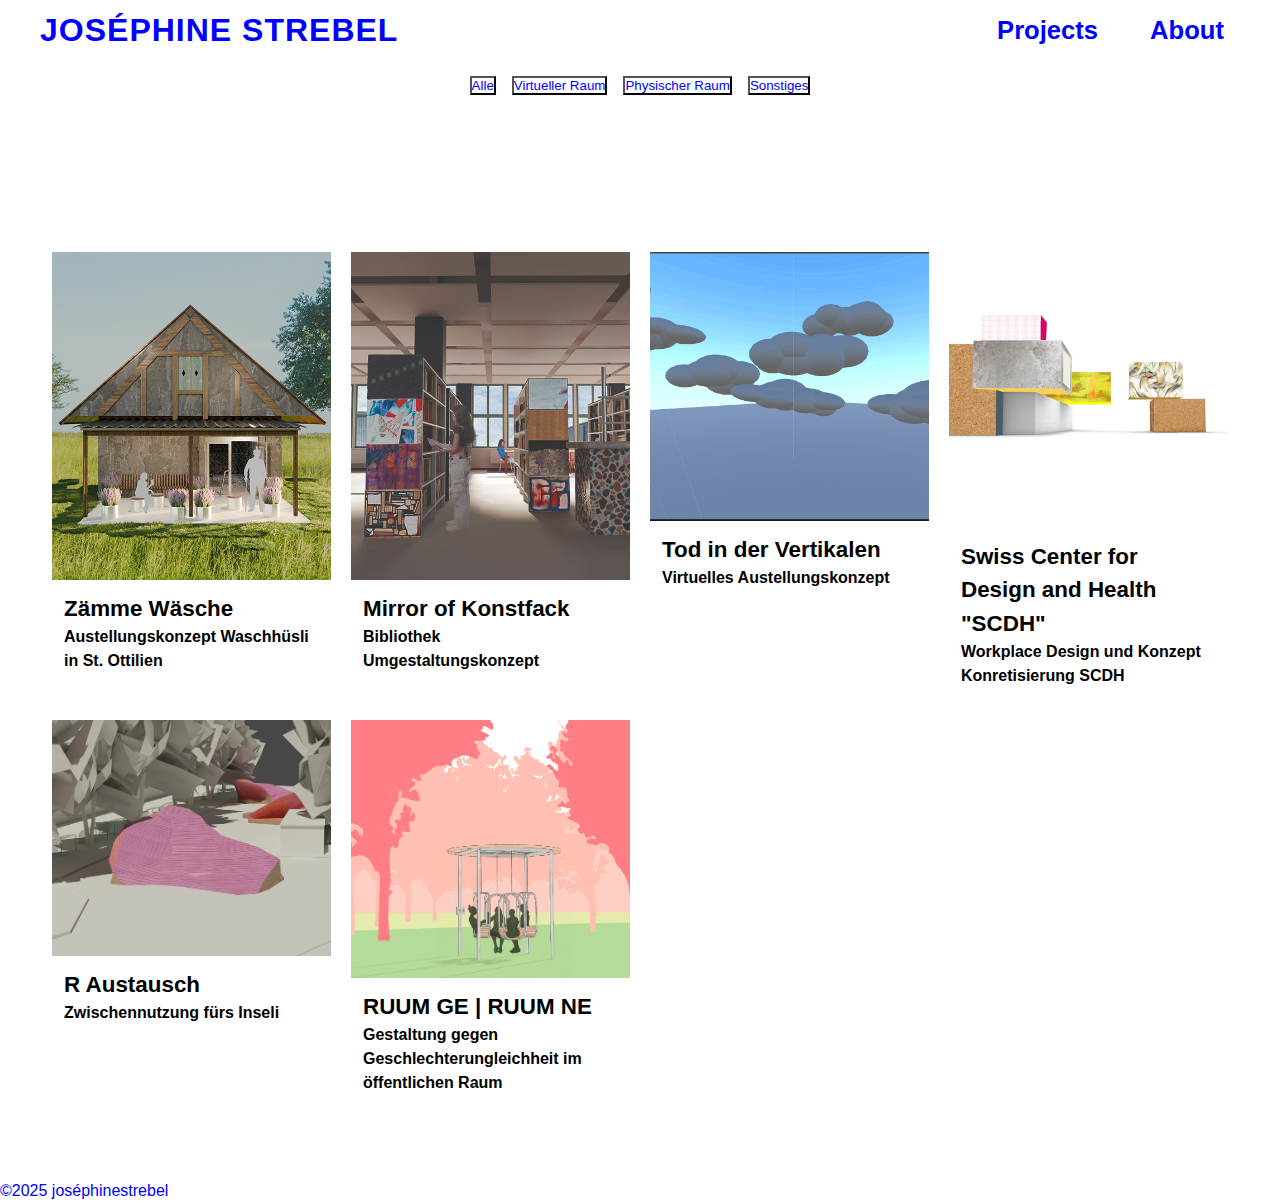
<file: index.html>
<!DOCTYPE html>
<html lang="en">
<head>
  <meta charset="UTF-8" />
  <meta name="viewport" content="width=device-width, initial-scale=1" />
  <title>Portfolio</title>
  <link rel="stylesheet" href="style.css" />
  <style>
    /* Top-Bar Styling */
    .top-bar {
      display: flex;
      justify-content: space-between;
      align-items: center;
      padding: 20px 40px;
      background: white;
      border-bottom: none;
      position: relative;
      z-index: 1000;
    }

    .site-title h1 {
      margin: 0;
      font-size: 2rem;
      color: blue;
    }


    .navigation a {
      text-decoration: none;
      color: blue;
      font-weight: 600;
    }

    /* Verstecke die Checkbox */
    .nav-toggle-checkbox {
      display: none;
    }

    /* Hamburger-Icon (Label) verstecken */
    .nav-toggle-label {
      display: none;
      font-size: 2.5rem;
      color: blue;
      cursor: pointer;
      user-select: none;
    }

    /* Mobile Styles */
    @media (max-width: 768px) {
      /* Hamburger anzeigen */
      .nav-toggle-label {
        display: block;
      }
.navigation {
  display: flex;
  gap: 20px;
  position: relative;
}
@media (max-width: 768px) {
  .navigation {
    display: none;
    flex-direction: column;
    position: absolute;
    top: 100%; /* direkt unter .top-bar */
    right: 0;
    background: white;
    padding: 10px 20px;
    width: 100vw;
    box-shadow: 0 4px 6px rgba(0,0,0,0.1);
    z-index: 999;
  }

  .nav-toggle-checkbox:checked + .nav-toggle-label + .navigation {
    display: flex;
  }
}

    /* Filter-Bar Styling */
    .filter-bar {
      display: flex;
      justify-content: center;
      gap: 1rem;
      margin: 20px 0;
    }

    .filter-bar button {
      background: none;
      border: 2px solid blue;
      color: blue;
      padding: 8px 16px;
      cursor: pointer;
      font-weight: 600;
      border-radius: 0px;
      transition: background 0.3s, color 0.3s;
    }

    .filter-bar button.active,
    .filter-bar button:hover {
      background: blue;
      color: white;
    }

    .project:hover,
    .project:focus-visible {
      box-shadow: 0 4px 12px rgba(0,0,255,0.2);
      outline: none;
    }

    body {
  display: flex;
  flex-direction: column;
  min-height: 100vh; /* ganze Höhe des Bildschirms */
}

main {
  flex: 1; /* nimmt den verbleibenden Platz zwischen Header und Footer ein */
}

footer {
  background-color: white;
  text-align: left;         /* Text linksbündig */
  padding: 20px 40px;       /* optional: gleiches Padding wie Header */
  color: white;
  border-top: white;
}

@media (max-width: 600px) {
  .top-bar {
    flex-direction: column;
    align-items: flex-start;
    padding: 20px;
  }

  .site-title h1 {
    font-size: 1.5rem;
    word-break: break-word;
  }


  .filter-bar {
    flex-direction: column;
    align-items: center;
    gap: 0.5rem;
    padding: 10px;
  }

  .filter-bar button {
    width: 90%;
    text-align: center;
  }

  .projects-grid {
    display: flex;
    flex-direction: column;
    gap: 1rem;
    padding: 0 10px;
  }

  .project img {
    width: 100%;
    height: auto;
  }

  .project-text h3 {
    font-size: 1.2rem;
  }

  .project-text p {
    font-size: 0.95rem;
  }

  .nav-toggle-label {
    align-self: flex-end;
  }
}
  </style>
</head>
<body>
  <header class="top-bar">
    <div class="site-title">
      <a href="Landing.html"><h1>JOSÉPHINE STREBEL</h1></a>
    </div>

    <!-- Checkbox für Navigation Toggle -->
    <input type="checkbox" id="nav-toggle" class="nav-toggle-checkbox" />
    <!-- Hamburger Icon -->
    <label for="nav-toggle" class="nav-toggle-label" aria-label="Navigation umschalten">&#9776;</label>

    <nav class="navigation">
      <a href="index.html">Projects</a>
      <a href="about.html">About</a>
    </nav>
  </header>

  <!-- Filterleiste -->
  <div class="filter-bar">
    <button class="filter-btn active" data-filter="all">Alle</button>
    <button class="filter-btn" data-filter="virtueller-raum">Virtueller Raum</button>
    <button class="filter-btn" data-filter="physischer-raum">Physischer Raum</button>
    <button class="filter-btn" data-filter="sonstiges">Sonstiges</button>
  </div>

  <main class="projects-section">
    <div class="projects-grid">
      <a href="projekt1.html" class="project" data-categories="physischer-raum">

         <img src="Projekte/WaschhüsliTitel.jpg" alt="Projekt 1" />
        <div class="project-text">
          <h3>Zämme Wäsche</h3>
          <p>Austellungskonzept Waschhüsli in St. Ottilien</p>
        </div>
      </a>

      <a href="projekt2.html" class="project" data-categories="physischer-raum">

        <img src="Projekte/Mirrorofkonstfack.jpg" alt="Projekt 2" /> <div class="project-text">
          <h3>Mirror of Konstfack</h3>
          <p>Bibliothek Umgestaltungskonzept</p>
        </div>
      </a>

     <a href="projekt1.html" class="project" data-categories="virtueller-raum">
         <img src="Projekte/Bild 09.12.22 um 15.35.jpg" alt="Tod in der Vertikalen Visual" />
        <div class="project-text">
          <h3>Tod in der Vertikalen</h3>
          <p>Virtuelles Austellungskonzept</p>
        </div>

      </a>

     <a href="projekt1.html" class="project" data-categories="physischer-raum">
      <img src="Projekte/SCDHTITEL Kopie.jpg" alt="SCDH MOOD" />   
      <div class="project-text">
          <h3>Swiss Center for Design and Health "SCDH"</h3>
          <p>Workplace Design und Konzept Konretisierung SCDH</p>
        </div>
      </a>

    <a href="projekt5.html" class="project" data-categories="physischer-raum virtueller-raum">
      <img src="Projekte/Space2Titel.jpeg" alt="Inseli Visualisierung" />   
      <div class="project-text">
          <h3>R Austausch</h3>
          <p>Zwischennutzung fürs Inseli</p>
        </div>
      </a>

    <a href="projekt6.html" class="project" data-categories="physischer-raum">
      <img src="Projekte/Bildschirm­foto 2025-07-14 um 11.12.30.png" alt="Ruum Ge Ruum Ne" />   
      <div class="project-text">
          <h3>RUUM GE | RUUM NE</h3>
          <p>Gestaltung gegen Geschlechterungleichheit im öffentlichen Raum</p>
        </div>
      </a>
    </div>
  </main>

  <footer id="footer">
    <p>&copy;2025 joséphinestrebel</p>
  </footer>

  <script>
    // Filter Funktion
    const filterButtons = document.querySelectorAll('.filter-btn');
    const projects = document.querySelectorAll('.project');

    filterButtons.forEach(button => {
      button.addEventListener('click', () => {
        // active Button setzen
        filterButtons.forEach(btn => btn.classList.remove('active'));
        button.classList.add('active');

        const filter = button.getAttribute('data-filter');

        projects.forEach(project => {
          const categories = project.getAttribute('data-categories') || '';
          if (filter === 'all' || categories.split(' ').includes(filter)) {
            project.style.display = 'flex';
          } else {
            project.style.display = 'none';
          }
        });
      });
    });
  </script>
</body>
</html>
</file>
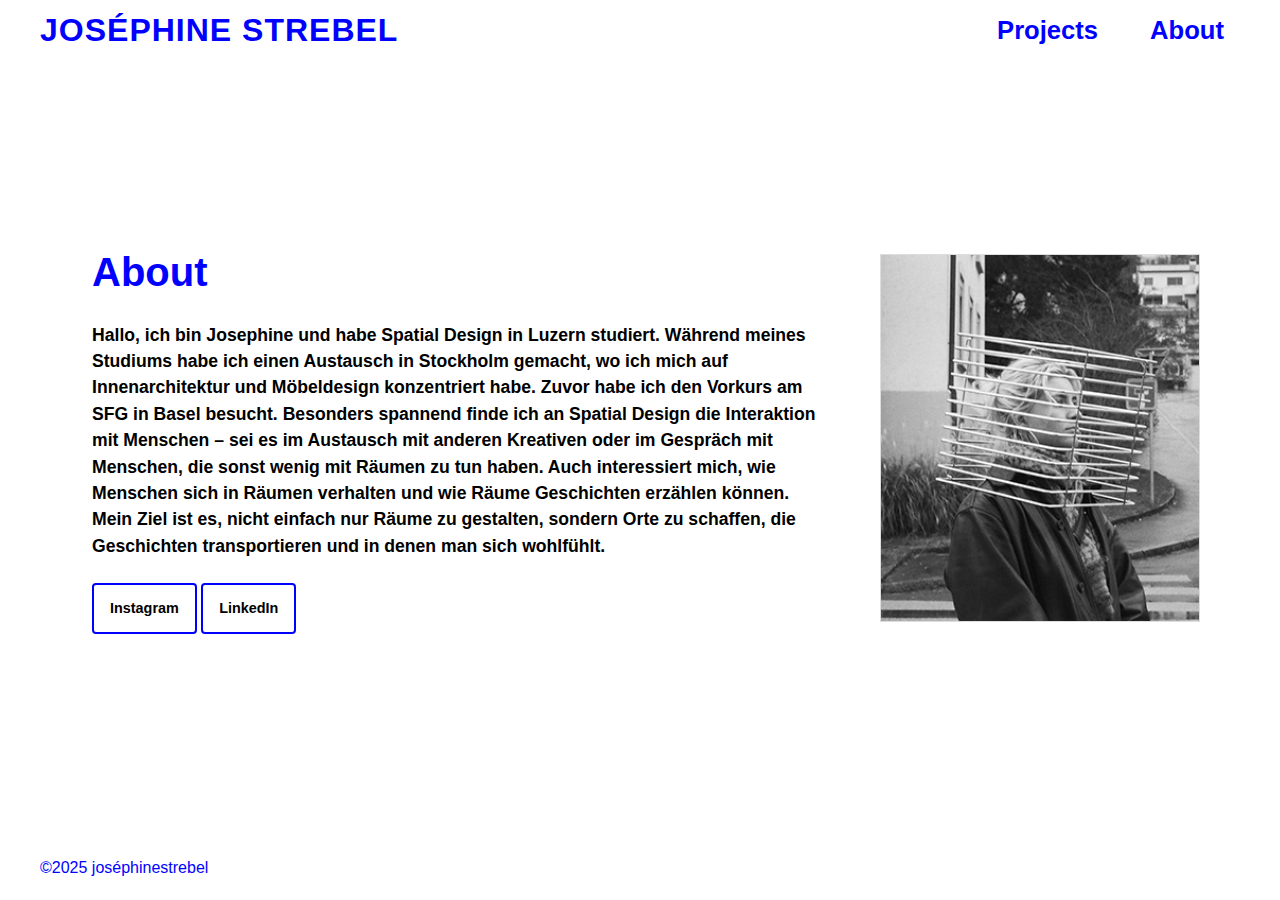
<file: about.html>
<!DOCTYPE html>
<html lang="de">
<head>
  <meta charset="UTF-8" />
  <meta name="viewport" content="width=device-width, initial-scale=1" />
  <title>About </title>
  <link rel="stylesheet" href="style.css" />
  <style>
    /* Navigation Styles - fixierte Top-Bar */
    .top-bar {
      position: fixed;
      top: 0;
      left: 0;
      right: 0;
      height: 60px;           /* Höhe der Navigationsleiste */
      background: white;
      border-bottom: none;
      display: flex;
      justify-content: space-between;
      align-items: center;
      padding: 0 40px;
      z-index: 1000;
      color: blue;
    }

    .site-title h1 {
      margin: 0;
      font-size: 2rem;
      color: blue;
    }

    .navigation {
      display: flex;
      gap: 20px;
    }

    .navigation a {
      text-decoration: none;
      color: blue;
      font-weight: 600;
    }

    /* Checkbox für das Menü verstecken */
    .nav-toggle-checkbox {
      display: none;
    }

    /* Hamburger-Icon verstecken */
    .nav-toggle-label {
      display: none;
      font-size: 2.5rem;
      color: blue;
      cursor: pointer;
      user-select: none;
    }

    /* Responsive für kleine Bildschirme */
    @media (max-width: 768px) {
      /* Hamburger Icon anzeigen */
      .nav-toggle-label {
        display: block;
      }

      /* Navigation standardmäßig verstecken */
      .navigation {
        display: none;
        flex-direction: column;
        position: absolute;
        top: 60px; /* unter der fixierten Top-Bar */
        right: 0;
        background: white;
        border: 1px solid #ccc;
        padding: 10px 20px;
        width: 180px;
        box-shadow: 0 4px 8px rgba(0,0,0,0.1);
      }

      /* Navigation anzeigen, wenn Checkbox aktiviert ist */
      .nav-toggle-checkbox:checked + .nav-toggle-label + .navigation {
        display: flex;
      }
    }

    /* Projektinhalt mit Abstand zur fixierten Navigationsleiste */
    .project-main {
      margin-top: 60px; /* Abstand, damit Inhalt nicht unter Top-Bar rutscht */
      display: flex;
      align-items: center;
      padding: 40px;
      gap: 40px;
      max-width: 1200px;
      margin-left: auto;
      margin-right: auto;
      margin-bottom: 20px;
    }

    .project-text {
      flex: 1;
    }

    .project-text h2 {
      font-size: 2.5rem;
      margin-bottom: 20px;
    }

    .project-text p {
      font-size: 1.1rem;
      line-height: 1.5;
      color: #333;
    }

    .project-main img {
      width: 25vw;
      max-width: 320px;
      height: auto;
      object-fit: cover;
      border: 1px solid #ddd;
    }

    .project-info-box p.link1 strong a {
      color: blue;
      text-decoration: none;
    }

    .project-info-box p.link1 strong a:hover {
      text-decoration: underline;
    }

    html, body {
  height: 100%;
  margin: 0;
  padding: 0;
}

body {
  display: flex;
  flex-direction: column;
  min-height: 100vh; /* ganze Höhe des Bildschirms */
}

main {
  flex: 1; /* nimmt den verbleibenden Platz zwischen Header und Footer ein */
}

footer {
  background-color: white;
  text-align: left;         /* Text linksbündig */
  padding: 20px 40px;       /* optional: gleiches Padding wie Header */
  color: white;
  border-top: white;
}


  </style>
</head>
<body>

  <header class="top-bar">
    <div class="site-title">
      <a href="Landing.html"><h1>JOSÉPHINE STREBEL</h1></a>
    </div>

    <!-- Checkbox für Menü -->
    <input type="checkbox" id="nav-toggle" class="nav-toggle-checkbox" />
    <!-- Hamburger Icon -->
    <label for="nav-toggle" class="nav-toggle-label" aria-label="Navigation umschalten">&#9776;</label>

    <nav class="navigation">
      <a href="index.html">Projects</a>
      <a href="about.html">About</a>
    </nav>
  </header>

  <!-- Projektinhalt -->
  <main class="project-main">
    <div class="project-text">
      <h2>About</h2>
      <p>
        Hallo, ich bin Josephine und habe Spatial Design in Luzern studiert. Während meines Studiums habe ich einen Austausch in Stockholm gemacht, wo ich mich auf Innenarchitektur und Möbeldesign konzentriert habe. Zuvor habe ich den Vorkurs am SFG in Basel besucht.

        Besonders spannend finde ich an Spatial Design die Interaktion mit Menschen – sei es im Austausch mit anderen Kreativen oder im Gespräch mit Menschen, die sonst wenig mit Räumen zu tun haben. Auch interessiert mich, wie Menschen sich in Räumen verhalten und wie Räume Geschichten erzählen können.

        Mein Ziel ist es, nicht einfach nur Räume zu gestalten, sondern Orte zu schaffen, die Geschichten transportieren und in denen man sich wohlfühlt.
      </p>
      <div class="project-info-box">
        <p class="link1">
          <strong>
            <a href="https://www.instagram.com/josephinestrebel/" target="_blank" rel="noopener noreferrer">Instagram</a>
          </strong>
        </p>
        <p class="link1">
          <strong>
            <a href="https://www.linkedin.com/in/joséphine-strebel-938ab735a" target="_blank" rel="noopener noreferrer">LinkedIn</a>
          </strong>
        </p>
      </div>
    </div>
    <img src="BildABOUR.jpg" alt="Bild joséphine" />
  </main>

  <footer id="footer">
    <p>&copy;2025 joséphinestrebel</p>
  </footer>
</body>
</html>
</file>
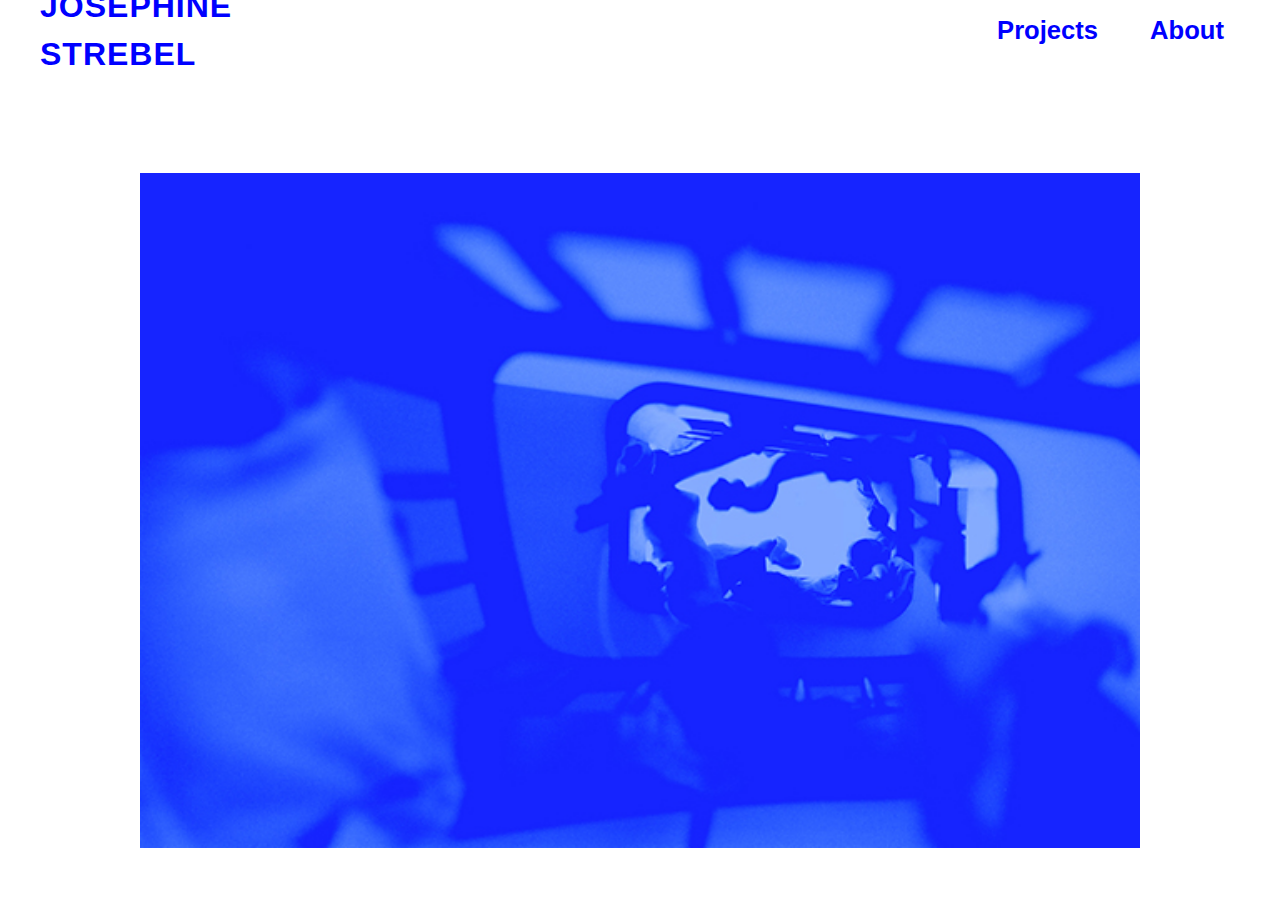
<file: Landing.html>
<!DOCTYPE html>
<html lang="en">
<head>
  <meta charset="UTF-8" />
  <meta name="viewport" content="width=device-width, initial-scale=1" />
  <title>Portfolio</title>
  <link rel="stylesheet" href="style.css" />
  <style>
    /* Navigation Styles */
    .top-bar {
      display: flex;
      justify-content: space-between;
      align-items: center;
      padding: 20px 40px;
      background: white;
      border-bottom: none;
      position: relative;
      z-index: 1000;
    }

    .site-title h1 {
      margin: 0;
      font-size: 2rem;
      color: blue;
    }

    .navigation {
      display: flex;
      gap: 20px;
    }

    .navigation a {
      text-decoration: none;
      color: blue;
      font-weight: 600;
    }

    /* Checkbox für das Menü verstecken */
    .nav-toggle-checkbox {
      display: none;
    }

    /* Hamburger-Icon verstecken */
    .nav-toggle-label {
      display: none;
      font-size: 2.5rem;
      color: blue;
      cursor: pointer;
      user-select: none;
    }

    /* Responsive für kleine Bildschirme */
    @media (max-width: 768px) {
      /* Hamburger Icon anzeigen */
      .nav-toggle-label {
        display: block;
      }

      /* Navigation standardmäßig verstecken */
      .navigation {
        display: none;
        flex-direction: column;
        position: absolute;
        top: 70px; /* unter der Top-Bar */
        right: 0;
        background: white;
        border: 1px solid #ccc;
        padding: 10px 20px;
        width: 180px;
        box-shadow: 0 4px 8px rgba(0,0,0,0.1);
      }

      /* Navigation anzeigen, wenn Checkbox aktiviert ist */
      .nav-toggle-checkbox:checked + .nav-toggle-label + .navigation {
        display: flex;
      }
    }


@media (max-width: 600px) {
  .top-bar {
    flex-direction: row;
    justify-content: space-between;
    align-items: flex-start;
    padding: 0.5rem 1rem;
    height: auto;
  }

  .site-title {
    flex-grow: 1;
  }

  .site-title h1 {
    font-size: 1.2rem;
    line-height: 1.2;
    margin: 0;
    text-align: left;
  }

  .site-title h1 .line1,
  .site-title h1 .line2 {
    display: block;
  }

  .nav-toggle-label {
    font-size: 2rem;
    margin-left: 1rem;
    align-self: flex-start;
  }
}


  </style>
</head>
<body>
  <header class="top-bar">
    <div class="site-title">
      <h1><span class="line1">JOSÉPHINE</span><br><span class="line2">STREBEL</span></h1>

    </div>

    <!-- Checkbox für Menü -->
    <input type="checkbox" id="nav-toggle" class="nav-toggle-checkbox" />
    <!-- Hamburger Icon -->
    <label for="nav-toggle" class="nav-toggle-label" aria-label="Navigation umschalten">&#9776;</label>

    <nav class="navigation">
      <a href="index.html">Projects</a>
      <a href="about.html">About</a>
    </nav>
  </header>

<div class="project-image">
  <div class="project-image-wrapper">
    <img src="BLUUEE Kopie.jpg" alt="Blue pattern" />
    <div class="hover-text">Hallo!</div>
  </div>
</div>


</body>
</html>
<script>
  document.addEventListener("DOMContentLoaded", function () {
    const wrapper = document.querySelector(".project-image-wrapper");

    wrapper.addEventListener("click", function () {
      wrapper.classList.toggle("clicked");
    });
  });
</script>
</file>
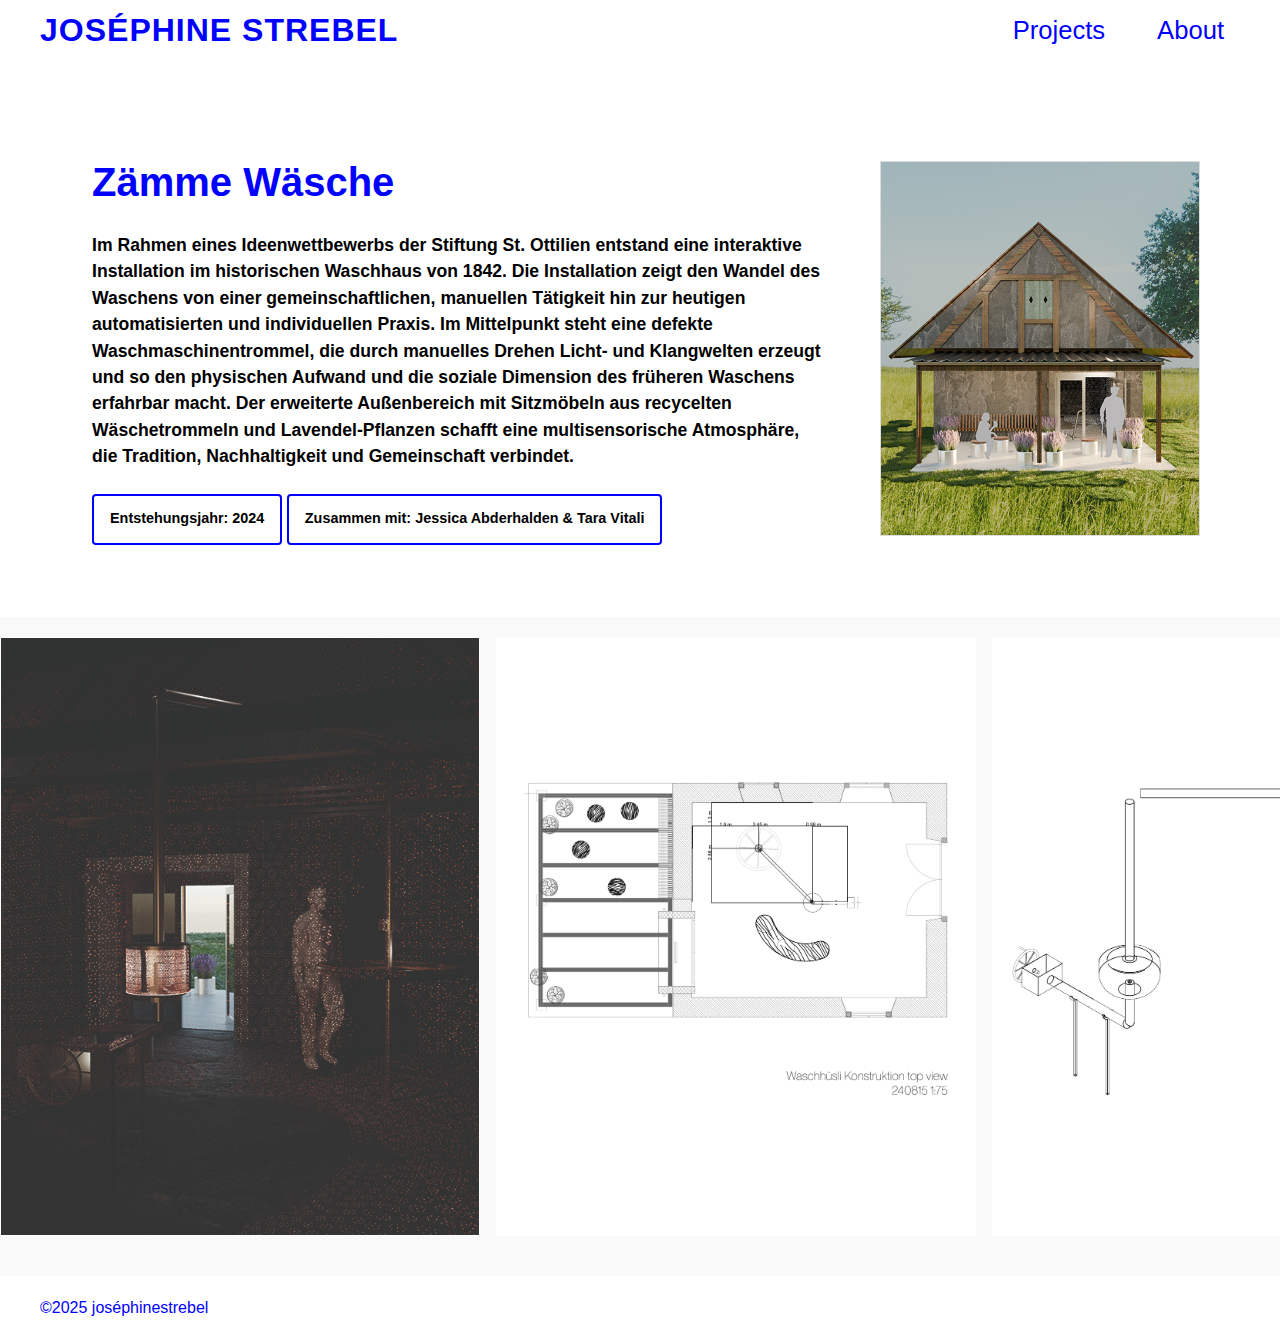
<file: projekt1.html>
<!DOCTYPE html>
<html lang="de">
<head>
  <meta charset="UTF-8" />
  <meta name="viewport" content="width=device-width, initial-scale=1" />
  <title>Zämme Wäsche – Projekt</title>
  <link rel="stylesheet" href="style.css" />
  <style>
    /* Zusätzliche Styles für diese Seite (falls nötig) */
    .project-main {
      display: flex;
      align-items: center;
      padding: 40px;
      gap: 40px;
      max-width: 1200px;
      margin: 40px auto 20px auto;
    }

    .project-text {
      flex: 1;
    }

    .project-text h2 {
      font-size: 2.5rem;
      margin-bottom: 20px;
    }

    .project-text p {
      font-size: 1.1rem;
      line-height: 1.5;
      color: #333;
    }

    .project-main img {
      width: 25vw;
      max-width: 320px;
      height: auto;
      object-fit: cover;
      border: 1px solid #ddd;
    }

    /* Navigation Styles */
    .top-bar {
      display: flex;
      justify-content: space-between;
      align-items: center;
      padding: 20px 40px;
      background: white;
      border-bottom: none;
      position: relative;
      z-index: 1000;
    }

    .site-title h1 {
      margin: 0;
      font-size: 2rem;
      color: blue;
    }


    /* Checkbox für das Menü verstecken */
    .nav-toggle-checkbox {
      display: none;
    }

    /* Hamburger-Icon verstecken */
    .nav-toggle-label {
      display: none;
      font-size: 2.5rem;
      color: blue;
      cursor: pointer;
      user-select: none;
    }

    /* Responsive für kleine Bildschirme */
    @media (max-width: 768px) {
      /* Hamburger Icon anzeigen */
      .nav-toggle-label {
        display: block;
      }

    }
        body {
  display: flex;
  flex-direction: column;
  min-height: 100vh; /* ganze Höhe des Bildschirms */
}

main {
  flex: 1; /* nimmt den verbleibenden Platz zwischen Header und Footer ein */
}

footer {
  background-color: white;
  text-align: left;         /* Text linksbündig */
  padding: 20px 40px;       /* optional: gleiches Padding wie Header */
  color: white;
  border-top: white;
}
  </style>
</head>
<body>

  <header class="top-bar">
    <div class="site-title">
      <a href="Landing.html"><h1>JOSÉPHINE STREBEL</h1></a>
    </div>

    <!-- Checkbox für Menü -->
    <input type="checkbox" id="nav-toggle" class="nav-toggle-checkbox" />
    <!-- Hamburger Icon -->
    <label for="nav-toggle" class="nav-toggle-label" aria-label="Navigation umschalten">&#9776;</label>

    <nav class="navigation">
      <a href="index.html">Projects</a>
      <a href="about.html">About</a>
    </nav>
  </header>

  <!-- Projektinhalt -->
  <main class="project-main">
    <div class="project-text">
      <h2>Zämme Wäsche</h2>
      <p>Im Rahmen eines Ideenwettbewerbs der Stiftung St. Ottilien entstand eine interaktive Installation im historischen Waschhaus von 1842. Die Installation zeigt den Wandel des Waschens von einer gemeinschaftlichen, manuellen Tätigkeit hin zur heutigen automatisierten und individuellen Praxis.

Im Mittelpunkt steht eine defekte Waschmaschinentrommel, die durch manuelles Drehen Licht- und Klangwelten erzeugt und so den physischen Aufwand und die soziale Dimension des früheren Waschens erfahrbar macht.

Der erweiterte Außenbereich mit Sitzmöbeln aus recycelten Wäschetrommeln und Lavendel-Pflanzen schafft eine multisensorische Atmosphäre, die Tradition, Nachhaltigkeit und Gemeinschaft verbindet.</p>
    <div class="project-info-box">
  <p class="year"><strong>Entstehungsjahr:</strong> 2024</p>
  <p class="contributors"><strong>Zusammen mit:</strong> Jessica Abderhalden & Tara Vitali</p>
</div>    
</div>
    <img src="Projekte/WaschhüsliTitel.jpg" alt="Hauptbild Zämme Wäsche" />
  </main>

  <!-- Galerie -->
  <div class="projectgallery">
    <img src="Projekt1/CMYKWaschhüsli2.jpg" alt="Zämme Wäsche" />
    <img src="Projekt1/FINAL_PLAN_3.jpg" alt="Zämme Wäsche" />
    <img src="Projekt1/Konstruktion4.jpg" alt="Zämme Wäsche" />
    <img src="Projekt1/VioletZonierung5.jpg" alt="Zämme Wäsche" />
  </div>
  
  <footer id="footer">
    <p>&copy;2025 joséphinestrebel</p>
  </footer>
</body>
</html>
</file>
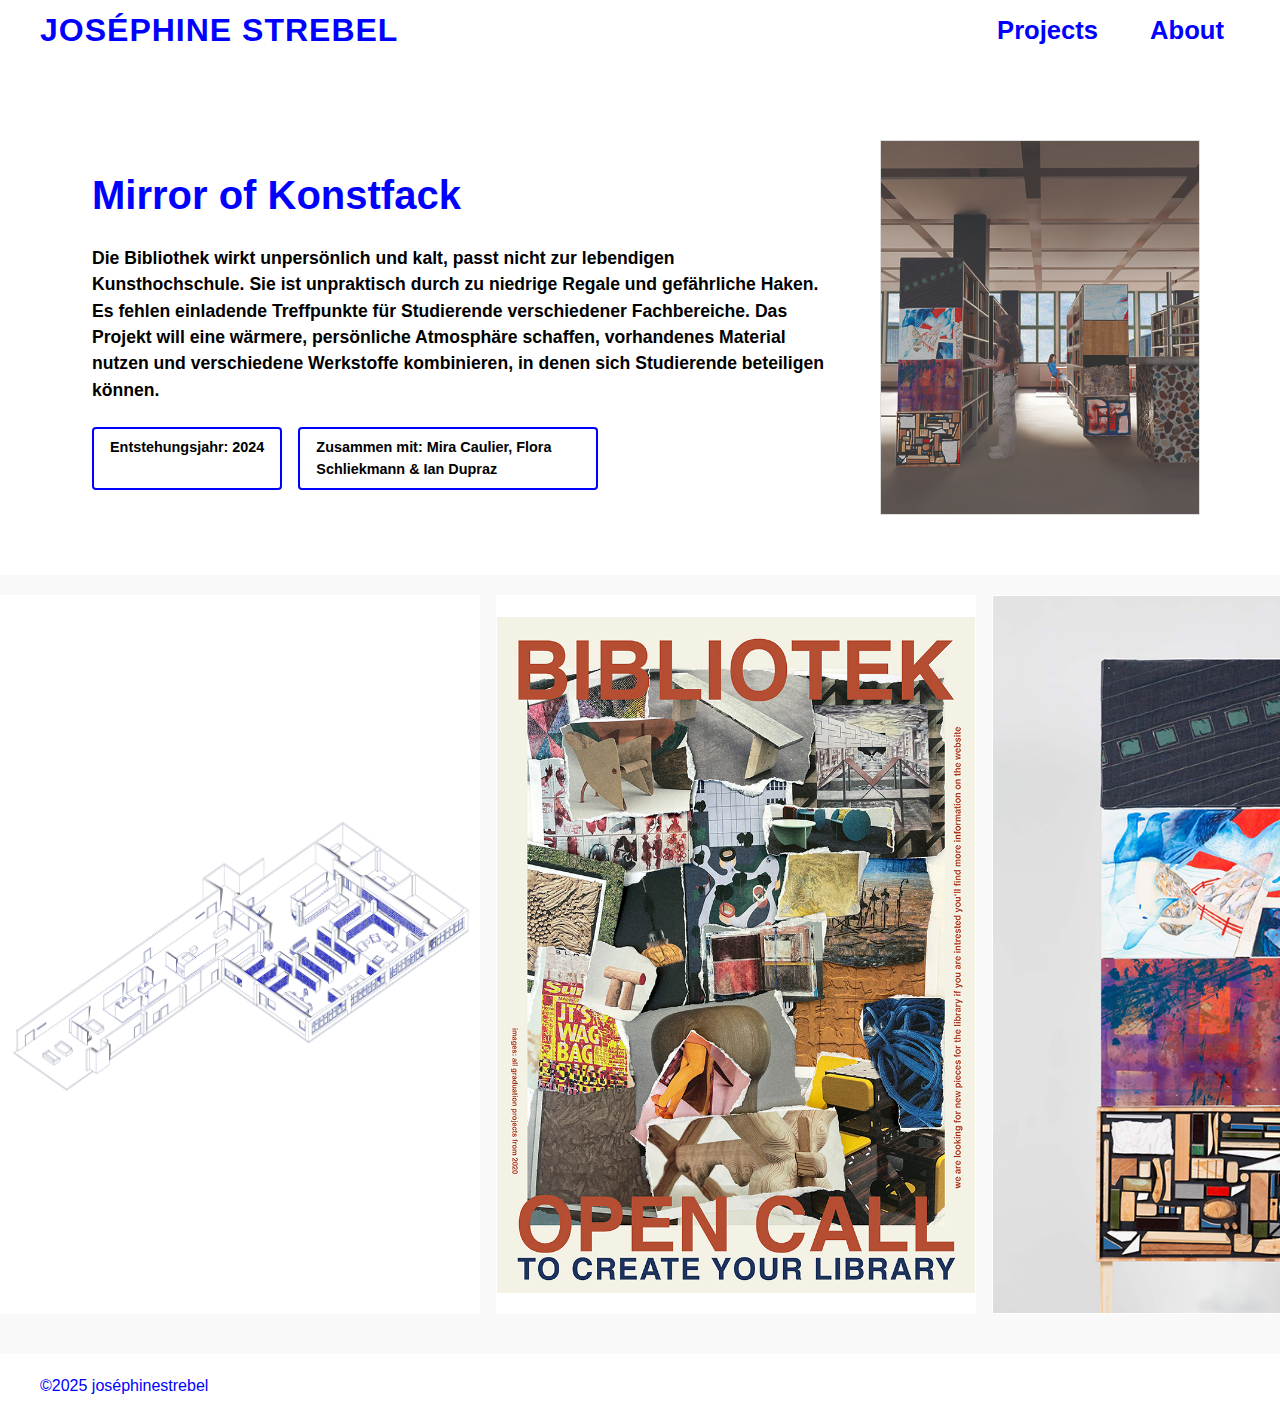
<file: projekt2.html>
<!DOCTYPE html>
<html lang="de">
<head>
  <meta charset="UTF-8" />
  <meta name="viewport" content="width=device-width, initial-scale=1" />
  <title>Mirror of Konstfack – Projekt</title>
  <link rel="stylesheet" href="style.css" />
  <style>
    /* Zusätzliche Styles für diese Seite (falls nötig) */
    .project-main {
      display: flex;
      align-items: center;
      padding: 40px;
      gap: 40px;
      max-width: 1200px;
      margin: 40px auto 20px auto;
    }

    .project-text {
      flex: 1;
    }

    .project-text h2 {
      font-size: 2.5rem;
      margin-bottom: 20px;
    }

    .project-text p {
      font-size: 1.1rem;
      line-height: 1.5;
      color: #333;
    }

    .project-main img {
      width: 25vw;
      max-width: 320px;
      height: auto;
      object-fit: cover;
      border: 1px solid #ddd;
    }

    /* Navigation Styles */
    .top-bar {
      display: flex;
      justify-content: space-between;
      align-items: center;
      padding: 20px 40px;
      background: white;
      border-bottom: none;
      position: relative;
      z-index: 1000;
    }

    .site-title h1 {
      margin: 0;
      font-size: 2rem;
      color: blue;
    }

    .navigation {
      display: flex;
      gap: 20px;
    }

    .navigation a {
      text-decoration: none;
      color: blue;
      font-weight: 600;
    }

    /* Checkbox für das Menü verstecken */
    .nav-toggle-checkbox {
      display: none;
    }

    /* Hamburger-Icon verstecken */
    .nav-toggle-label {
      display: none;
      font-size: 2.5rem;
      color: blue;
      cursor: pointer;
      user-select: none;
    }

    /* Responsive für kleine Bildschirme */
    @media (max-width: 768px) {
      /* Hamburger Icon anzeigen */
      .nav-toggle-label {
        display: block;
      }

      /* Navigation standardmäßig verstecken */
      .navigation {
        display: none;
        flex-direction: column;
        position: absolute;
        top: 70px; /* unter der Top-Bar */
        right: 0;
        background: white;
        border: 1px solid #ccc;
        padding: 10px 20px;
        width: 180px;
        box-shadow: 0 4px 8px rgba(0,0,0,0.1);
      }

      /* Navigation anzeigen, wenn Checkbox aktiviert ist */
      .nav-toggle-checkbox:checked + .nav-toggle-label + .navigation {
        display: flex;
      }
    }
    /* Info-Boxen unter Beschreibungstext */
.info-row {
  display: flex;
  gap: 1rem;
  margin-top: 1.5rem;
  flex-wrap: wrap; /* Ermöglicht Umbruch bei kleinem Platz */
}

.info-box {
  border: 2px solid blue;
  border-radius: 4px;
  padding: 0.5rem 1rem;
  font-size: 0.9rem !important;
  color: black !important;
  background: white;
  max-width: 300px;
  white-space: normal;
}

.info-box strong {
  color: black !important;
}

/* Responsive: wenn schmaler Bildschirm, dann Boxen untereinander */
@media (max-width: 500px) {
  .info-row {
    flex-direction: column;
  }
  .info-box {
    max-width: 100%;
  }
}

    body {
  display: flex;
  flex-direction: column;
  min-height: 100vh; /* ganze Höhe des Bildschirms */
}

main {
  flex: 1; /* nimmt den verbleibenden Platz zwischen Header und Footer ein */
}

footer {
  background-color: white;
  text-align: left;         /* Text linksbündig */
  padding: 20px 40px;       /* optional: gleiches Padding wie Header */
  color: white;
  border-top: white;
}

  </style>
</head>
<body>

  <header class="top-bar">
    <div class="site-title">
      <a href="Landing.html"><h1>JOSÉPHINE STREBEL</h1></a>
    </div>

    <!-- Checkbox für Menü -->
    <input type="checkbox" id="nav-toggle" class="nav-toggle-checkbox" />
    <!-- Hamburger Icon -->
    <label for="nav-toggle" class="nav-toggle-label" aria-label="Navigation umschalten">&#9776;</label>

    <nav class="navigation">
      <a href="index.html">Projects</a>
      <a href="about.html">About</a>
    </nav>
  </header>

  <!-- Projektinhalt -->
<main class="project-main">
  <div class="project-text">
    <h2>Mirror of Konstfack</h2>
    <p>Die Bibliothek wirkt unpersönlich und kalt, passt nicht zur lebendigen Kunsthochschule. Sie ist unpraktisch durch zu niedrige Regale und gefährliche Haken. Es fehlen einladende Treffpunkte für Studierende verschiedener Fachbereiche. Das Projekt will eine wärmere, persönliche Atmosphäre schaffen, vorhandenes Material nutzen und verschiedene Werkstoffe kombinieren, in denen sich Studierende beteiligen können.</p>
    
    <div class="info-row">
      <p class="info-box year"><strong>Entstehungsjahr:</strong> 2024</p>
      <p class="info-box contributors"><strong>Zusammen mit:</strong> Mira Caulier, Flora Schliekmann & Ian Dupraz</p>
    </div>
  </div>

  <img src="Projekte/Mirrorofkonstfack.jpg" alt="Hauptbild Mirror of Konstfack" />
</main>


  <!-- Galerie -->
  <div class="projectgallery">
    <img src="Projekt2/11_Drawing_BLUE_1.jpg" alt="Mirror of Konstfack" />
    <img src="Projekt2/240521_POSTER_2.jpg" alt="Mirror of Konstfack" />
    <img src="Projekt2/Mockuo-3.jpg" alt="Mirror of Konstfack" />
    <img src="Projekt2/_B1A2507 Kopie_5.jpg" alt="Mirror of Konstfack" />
  </div>
  
  <footer id="footer">
    <p>&copy;2025 joséphinestrebel</p>
  </footer>
</body>
</html>
</file>
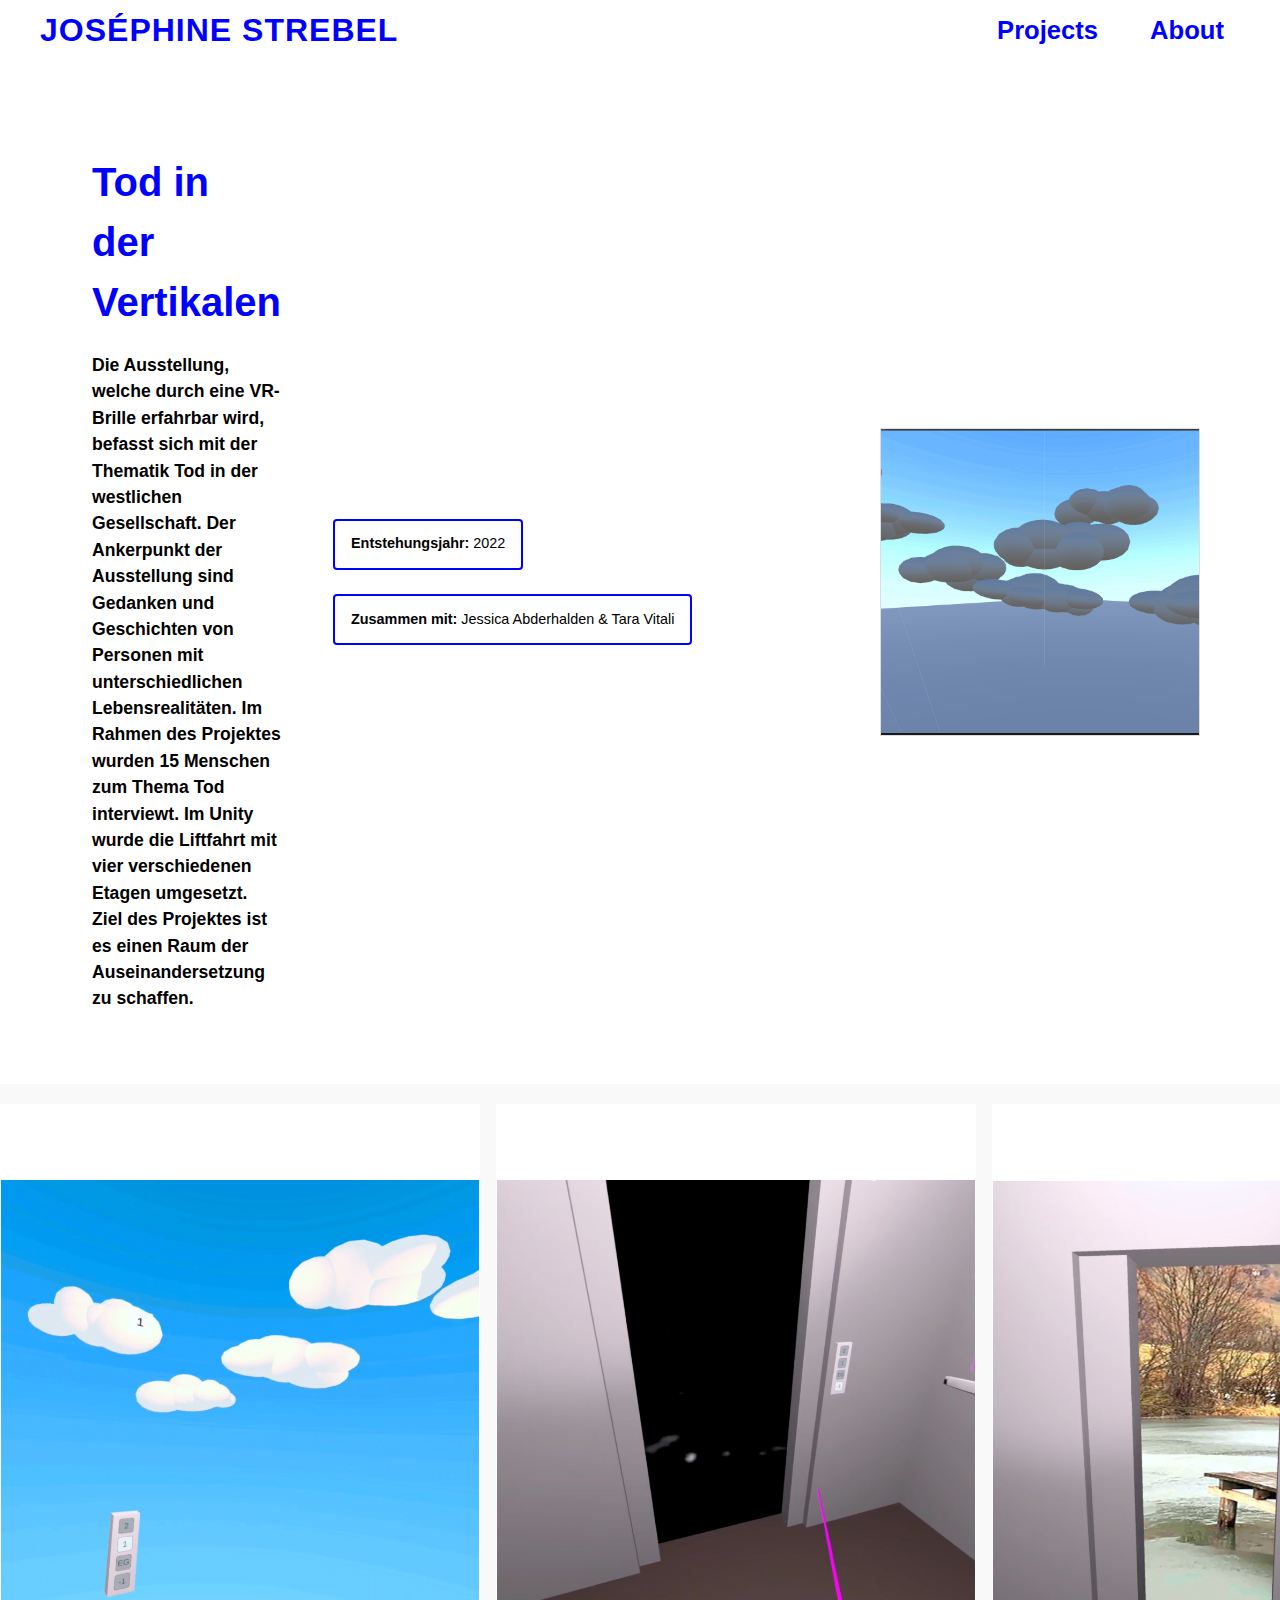
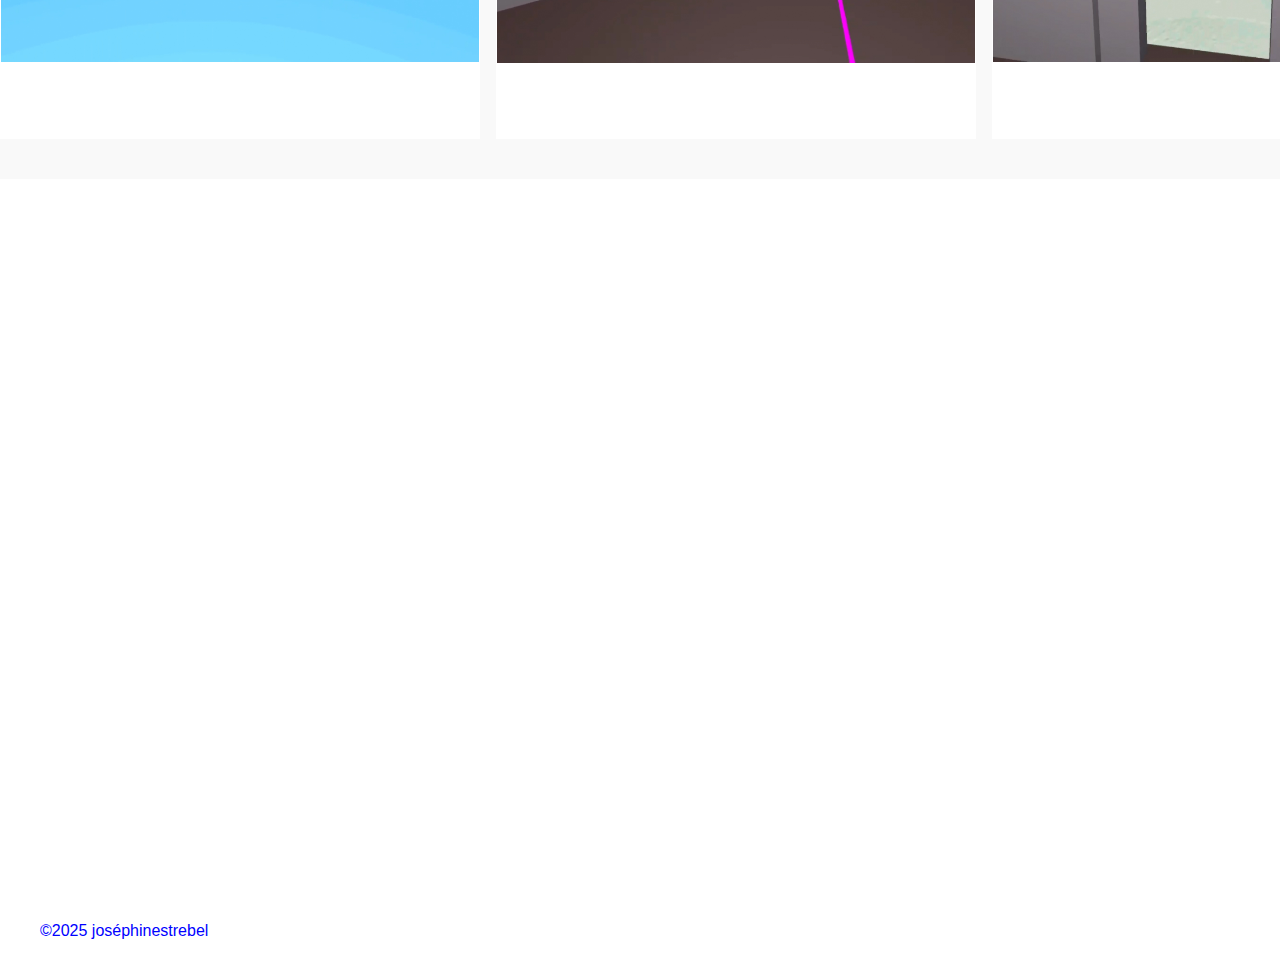
<file: projekt3.html>
<!DOCTYPE html>
<html lang="de">
<head>
  <meta charset="UTF-8" />
  <meta name="viewport" content="width=device-width, initial-scale=1" />
  <title>Tod in der Vertikalen – Projekt</title>
  <link rel="stylesheet" href="style.css" />
  <style>
    /* Zusätzliche Styles für diese Seite (falls nötig) */
    .project-main {
      display: flex;
      align-items: center;
      padding: 40px;
      gap: 40px;
      max-width: 1200px;
      margin: 40px auto 20px auto;
    }

    .project-text {
      flex: 1;
    }

    .project-text h2 {
      font-size: 2.5rem;
      margin-bottom: 20px;
    }

    .project-text p {
      font-size: 1.1rem;
      line-height: 1.5;
      color: #333;
    }

    .project-main img {
      width: 25vw;
      max-width: 320px;
      height: auto;
      object-fit: cover;
      border: 1px solid #ddd;
    }

    /* Navigation Styles */
    .top-bar {
      display: flex;
      justify-content: space-between;
      align-items: center;
      padding: 20px 40px;
      background: white;
      border-bottom: none;
      position: relative;
      z-index: 1000;
    }

    .site-title h1 {
      margin: 0;
      font-size: 2rem;
      color: blue;
    }

    .navigation {
      display: flex;
      gap: 20px;
    }

    .navigation a {
      text-decoration: none;
      color: blue;
      font-weight: 600;
    }

    /* Checkbox für das Menü verstecken */
    .nav-toggle-checkbox {
      display: none;
    }

    /* Hamburger-Icon verstecken */
    .nav-toggle-label {
      display: none;
      font-size: 2.5rem;
      color: blue;
      cursor: pointer;
      user-select: none;
    }

    /* Responsive für kleine Bildschirme */
    @media (max-width: 768px) {
      /* Hamburger Icon anzeigen */
      .nav-toggle-label {
        display: block;
      }

      /* Navigation standardmäßig verstecken */
      .navigation {
        display: none;
        flex-direction: column;
        position: absolute;
        top: 70px; /* unter der Top-Bar */
        right: 0;
        background: white;
        border: 1px solid #ccc;
        padding: 10px 20px;
        width: 180px;
        box-shadow: 0 4px 8px rgba(0,0,0,0.1);
      }

      /* Navigation anzeigen, wenn Checkbox aktiviert ist */
      .nav-toggle-checkbox:checked + .nav-toggle-label + .navigation {
        display: flex;
      }
    }

    body {
  display: flex;
  flex-direction: column;
  min-height: 100vh; /* ganze Höhe des Bildschirms */
}

main {
  flex: 1; /* nimmt den verbleibenden Platz zwischen Header und Footer ein */
}

footer {
  background-color: white;
  text-align: left;         /* Text linksbündig */
  padding: 20px 40px;       /* optional: gleiches Padding wie Header */
  color: white;
  border-top: white;
}
  </style>
</head>
<body>

  <header class="top-bar">
    <div class="site-title">
      <a href="Landing.html"><h1>JOSÉPHINE STREBEL</h1></a>
    </div>

    <!-- Checkbox für Menü -->
    <input type="checkbox" id="nav-toggle" class="nav-toggle-checkbox" />
    <!-- Hamburger Icon -->
    <label for="nav-toggle" class="nav-toggle-label" aria-label="Navigation umschalten">&#9776;</label>

    <nav class="navigation">
      <a href="index.html">Projects</a>
      <a href="about.html">About</a>
    </nav>
  </header>

  <!-- Projektinhalt -->
  <main class="project-main">
    <div class="project-text">
      <h2>Tod in der Vertikalen</h2>
      <p>Die Ausstellung, welche durch eine VR-Brille erfahrbar wird, befasst sich mit der Thematik Tod in der westlichen Gesellschaft. Der Ankerpunkt der Ausstellung sind Gedanken und Geschichten von Personen mit unterschiedlichen Lebensrealitäten. Im Rahmen des Projektes wurden 15 Menschen zum Thema Tod interviewt. Im Unity wurde die Liftfahrt mit vier verschiedenen Etagen umgesetzt. Ziel des Projektes ist es einen Raum der Auseinandersetzung zu schaffen.</p>
    </div>
    <div class="project-info-box">
  <p class="year"><strong>Entstehungsjahr:</strong> 2022</p>
  <p class="contributors"><strong>Zusammen mit:</strong> Jessica Abderhalden & Tara Vitali</p>
</div>
    <img src="Projekte/Bild 09.12.22 um 15.35.jpg" alt="Tod in der Vertikalen" />
  </main>

  <!-- Galerie -->
  <div class="projectgallery">
    <img src="Projekt3/Bild-1.jpg" alt="Tod in der Vertikalen" />
    <img src="Projekt3/Bild2.jpg" alt="Tod in der Vertikalen" />
    <img src="Projekt3/Bild3.jpg" alt="Tod in der Vertikalenk" />
    <img src="Projekt3/Bild4.jpg" alt="Tod in der Vertikalen" />
    <img src="Projekt3/Bild5.jpg" alt="Tod in der Vertikalen" />
    <img src="Projekt3/Bild8.jpg" alt="Tod in der Vertikalen" />
    <img src="Projekt3/IMG_7735 Kopie_6.jpg" alt="Tod in der Vertikalen" />
  </div>

  <div style="position: relative; padding-bottom: 56.25%; height: 0; overflow: hidden; max-width: 100%;">
   <iframe src="https://player.vimeo.com/video/865157961" 
          style="position: absolute; top: 0; left: 0; width: 100%; height: 100%;" 
          frameborder="0" 
          allow="autoplay; fullscreen; picture-in-picture" 
          allowfullscreen>
  </iframe>
</div>

  
  <footer id="footer">
    <p>&copy;2025 joséphinestrebel</p>
  </footer>
</body>
</html>
</file>
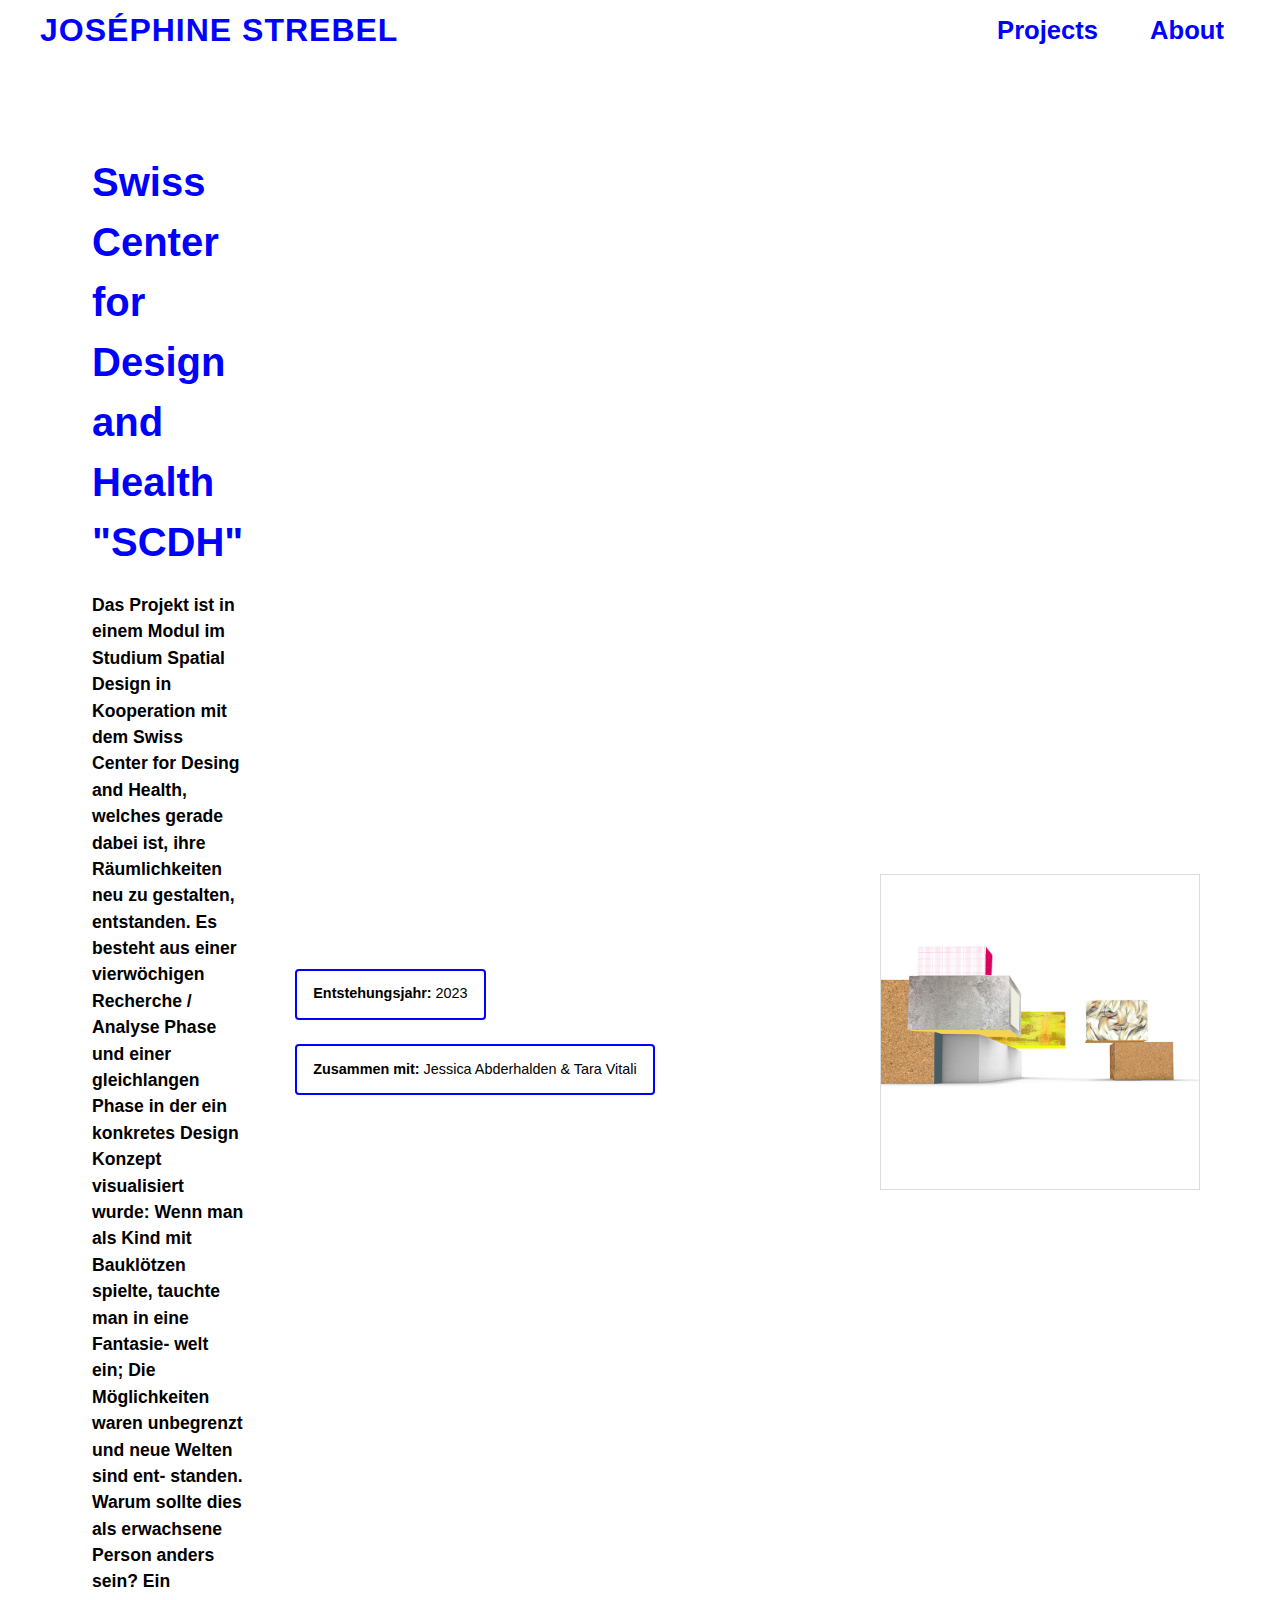
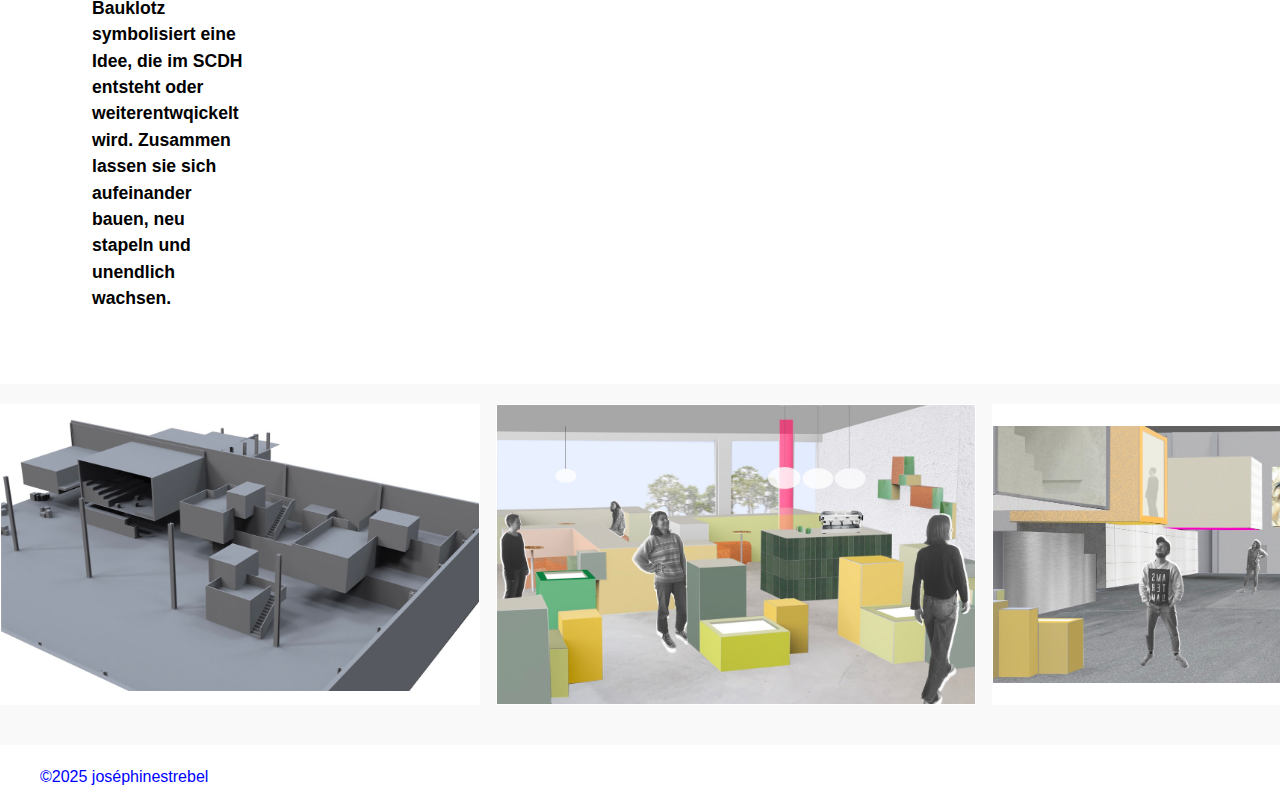
<file: projekt4.html>
<!DOCTYPE html>
<html lang="de">
<head>
  <meta charset="UTF-8" />
  <meta name="viewport" content="width=device-width, initial-scale=1" />
  <title>Swiss Center for Design and Health "SCDH" – Projekt</title>
  <link rel="stylesheet" href="style.css" />
  <style>
    /* Zusätzliche Styles für diese Seite (falls nötig) */
    .project-main {
      display: flex;
      align-items: center;
      padding: 40px;
      gap: 40px;
      max-width: 1200px;
      margin: 40px auto 20px auto;
    }

    .project-text {
      flex: 1;
    }

    .project-text h2 {
      font-size: 2.5rem;
      margin-bottom: 20px;
    }

    .project-text p {
      font-size: 1.1rem;
      line-height: 1.5;
      color: #333;
    }

    .project-main img {
      width: 25vw;
      max-width: 320px;
      height: auto;
      object-fit: cover;
      border: 1px solid #ddd;
    }

    /* Navigation Styles */
    .top-bar {
      display: flex;
      justify-content: space-between;
      align-items: center;
      padding: 20px 40px;
      background: white;
      border-bottom: none;
      position: relative;
      z-index: 1000;
    }

    .site-title h1 {
      margin: 0;
      font-size: 2rem;
      color: blue;
    }

    .navigation {
      display: flex;
      gap: 20px;
    }

    .navigation a {
      text-decoration: none;
      color: blue;
      font-weight: 600;
    }

    /* Checkbox für das Menü verstecken */
    .nav-toggle-checkbox {
      display: none;
    }

    /* Hamburger-Icon verstecken */
    .nav-toggle-label {
      display: none;
      font-size: 2.5rem;
      color: blue;
      cursor: pointer;
      user-select: none;
    }

    /* Responsive für kleine Bildschirme */
    @media (max-width: 768px) {
      /* Hamburger Icon anzeigen */
      .nav-toggle-label {
        display: block;
      }

      /* Navigation standardmäßig verstecken */
      .navigation {
        display: none;
        flex-direction: column;
        position: absolute;
        top: 70px; /* unter der Top-Bar */
        right: 0;
        background: white;
        border: 1px solid #ccc;
        padding: 10px 20px;
        width: 180px;
        box-shadow: 0 4px 8px rgba(0,0,0,0.1);
      }

      /* Navigation anzeigen, wenn Checkbox aktiviert ist */
      .nav-toggle-checkbox:checked + .nav-toggle-label + .navigation {
        display: flex;
      }
    }

    body {
  display: flex;
  flex-direction: column;
  min-height: 100vh; /* ganze Höhe des Bildschirms */
}

main {
  flex: 1; /* nimmt den verbleibenden Platz zwischen Header und Footer ein */
}

footer {
  background-color: white;
  text-align: left;         /* Text linksbündig */
  padding: 20px 40px;       /* optional: gleiches Padding wie Header */
  color: white;
  border-top: white;
}
  </style>
</head>
<body>

  <header class="top-bar">
    <div class="site-title">
      <a href="Landing.html"><h1>JOSÉPHINE STREBEL</h1></a>
    </div>

    <!-- Checkbox für Menü -->
    <input type="checkbox" id="nav-toggle" class="nav-toggle-checkbox" />
    <!-- Hamburger Icon -->
    <label for="nav-toggle" class="nav-toggle-label" aria-label="Navigation umschalten">&#9776;</label>

    <nav class="navigation">
      <a href="index.html">Projects</a>
      <a href="about.html">About</a>
    </nav>
  </header>

  <!-- Projektinhalt -->
  <main class="project-main">
    <div class="project-text">
      <h2>Swiss Center for Design and Health "SCDH"</h2>
      <p>Das Projekt ist in einem Modul im Studium Spatial Design in Kooperation mit dem Swiss Center for Desing and Health, welches gerade dabei ist, ihre Räumlichkeiten neu zu gestalten, entstanden. Es besteht aus einer vierwöchigen Recherche / Analyse Phase und einer gleichlangen Phase in der ein konkretes Design Konzept visualisiert wurde: 
Wenn man als Kind mit Bauklötzen spielte, tauchte man in eine Fantasie- welt ein; Die Möglichkeiten waren unbegrenzt und neue Welten sind ent- standen. Warum sollte dies als erwachsene Person anders sein?
Ein Bauklotz symbolisiert eine Idee, die im SCDH entsteht oder weiterentwqickelt wird. Zusammen lassen sie sich aufeinander bauen, neu stapeln und unendlich wachsen.</p>
    </div>
  <div class="project-info-box">
  <p class="year"><strong>Entstehungsjahr:</strong> 2023</p>
  <p class="contributors"><strong>Zusammen mit:</strong> Jessica Abderhalden & Tara Vitali</p>
</div>
    <img src="Projekte/SCDHTITEL Kopie.jpg" alt="Tod in der Vertikalen" />
  </main>

  <!-- Galerie -->
  <div class="projectgallery">
    <img src="Projekt4/Groß (Maskiert_SCDH_Konzept).jpeg" alt="SCDH" />
        <img src="Projekt4/Groß (FINAL_COLLAGE_VIS1 Kopie).jpeg" alt="SCDH" />
    <img src="Projekt4/Groß (FINAL_2COLLAGE_HALLE+ Kopie).jpeg" alt="SCDH" />
   <img src="Projekt4/Groß (FINAL_ARENA2COLLAGE_VISUAL3 ).jpeg" alt="SCDH" />
    <img src="Projekt4/Groß (FINAL_WORKSHOPARENA_COLLAGE Kopie).jpeg" alt="SCDH" />

  </div>

</div>

  
  <footer id="footer">
    <p>&copy;2025 joséphinestrebel</p>
  </footer>
</body>
</html>
</file>
<file: style.css>
/* Allgemeines Reset */
* {
    box-sizing: border-box;
    font-family: 'Helvetica Neue', Helvetica, Arial, sans-serif;
    color: blue;
    background-color: white;
    margin: 0;
    padding: 0;
}

body {
    cursor: url('cursor.png'), auto;
    line-height: 1.5;
    font-size: 16px;
}

/* Styling für Links */
a {
    color: blue;
    text-decoration: none;
}

a:hover, a:focus-visible {
    outline: none;
}

/* Navigation und Header Styling */
.top-bar {
  position: sticky;
  top: 0;
  z-index: 1000;
  background-color: white;
  display: flex;
  justify-content: space-between;
  align-items: center;
  padding: 1.25rem 2.5rem;
  border-bottom: 1px solid #ccc;
}

.site-title {
    font-size: 2.5rem;
    font-weight: bold;
    color: blue;
}

.site-title h1 {
    margin: 0;
}

/* Hamburger Menü (CSS only) */
.nav-toggle-checkbox {
  display: none;
}

.nav-toggle-label {
  display: none;
  font-size: 2.5rem;
  color: blue;
  cursor: pointer;
  user-select: none;
}

/* Navigation Links */
.navigation {
    display: flex;
    gap: 1.25rem;
}

.navigation a {
    font-size: 1.6rem;
    font-weight: 500;
    color: blue;
    padding: 1rem;
    transition: text-shadow 0.3s ease;
}

.navigation a:hover,
.navigation a:focus-visible {
    text-shadow: 0 0 8px rgba(0, 0, 255, 0.5);
    outline: none;
}

/* Hamburger Menü Aktivierung */
@media (max-width: 768px) {
  .nav-toggle-label {
    display: block;
  }
  .navigation {
    display: none;
    flex-direction: column;
    position: absolute;
    top: 60px;
    right: 1rem;
    background: white;
    border: 1px solid #ccc;
    padding: 1rem 2rem;
    box-shadow: 0 4px 8px rgba(0,0,0,0.1);
    border-radius: 0rem;
    z-index: 1001;
  }
  .nav-toggle-checkbox:checked + .nav-toggle-label + .navigation {
    display: flex;
  }
}

/* Fokus sichtbar für Barrierefreiheit */
a:focus-visible,
.project:focus-visible {
  outline: 2px solid #003366;
  outline-offset: 3px;
  box-shadow: none;
}

/* About Section */
.about-wrapper {
    display: flex;
    justify-content: center;
    align-items: center;
    gap: 4.375rem;
    margin: 3.75rem auto;
    max-width: 62.5rem;
    padding: 1.25rem;
}

.about-text {
    flex: 1;
    max-width: 50%;
    text-align: left;
    font-size: 1rem;
    color: #222;
}

.about-image img {
    max-width: 25rem;
    width: 100%;
    height: auto;
    border-radius: 0;
}

/* Kontakt Section */
.contact-wrapper {
    display: flex;
    justify-content: center;
    align-items: center;
    gap: 4.375rem;
    margin: 3.75rem auto;
    max-width: 62.5rem;
    padding: 1.25rem;
}

/* Projekte Section */
.projects-section {
    margin-top: 6.25rem;
    padding: 2rem;
    min-height: calc(100vh - 6.25rem);
    background-color: white;
    width: 100%;
    display: block;
}



.projects-grid {
  display: grid;
  grid-template-columns: repeat(4, 1fr); /* 4 Spalten gleich breit */
  gap: 20px;
  max-width: 100vw; /* volle Breite */
  margin: 0 auto;
  padding: 0 20px 40px 20px;
  box-sizing: border-box;
  overflow-x: hidden; /* Verhindert horizontalen Scroll */
}

.project {
  display: flex;
  flex-direction: column;
  align-items: flex-start; /* Standard links */
  width: 100%;
  text-decoration: none;
  color: inherit;
  border: none;
  border-radius: 0px;
  overflow: hidden;
  background: white;
  box-sizing: border-box;
}

.project img {
  width: 100%; /* Bild füllt die Spalte */
  height: auto;
  display: block;
  border-radius: 0;
  object-fit: cover; /* Bild bleibt proportional */
}

.project-text {
  width: 100%;
  padding: 12px;
  text-align: left;
  font-weight: 600;
  color: black !important;
}

.project-text h3,
.project-text p,
.project-text strong,
.project-text a {
  color: black !important;
}

/* Optional: Hover Effekt */
.project:hover,
.project:focus-visible {
  box-shadow: 0 6px 16px rgba(0,0,255,0.3);
  outline: none;
}

/* Body und html Einstellungen für Randfreiheit */
html, body {
  margin: 0;
  padding: 0;
  width: 100%;
  overflow-x: hidden; /* kein horizontaler Scroll */
}



.project-text h3 {
  margin: 0;
  font-size: 1.4rem;
  font-weight: 600;
}

.project-text {
  width: 100%;
  padding: 12px;
  text-align: left;
}




@media (max-width: 1024px) {
  .projects-grid {
    grid-template-columns: repeat(2, 1fr);
  }
}
@media (max-width: 600px) {
  .projects-grid {
    grid-template-columns: 1fr;
  }
}


/* Bild-Rotation */
@keyframes rotate {
    0%, 100% {
        transform: rotate(0deg);
    }
    50% {
        transform: rotate(2deg);
    }
}

.project-image img {
    animation: rotate 6s ease-in-out infinite;
}

/* Horizontale Galerie */
.projectgallery {
  display: flex;
  flex-wrap: nowrap;
  overflow-x: auto;
  overflow-y: visible;
  width: 100%;
  gap: 1rem;
  padding: 1.25rem 0 2.5rem 0;
  background: #f9f9f9;
  scroll-behavior: smooth;
  -webkit-overflow-scrolling: touch;
  scrollbar-width: thin;
  scrollbar-color: #003366 transparent;
}

.projectgallery::-webkit-scrollbar {
  height: 12px;
}

.projectgallery::-webkit-scrollbar-thumb {
  background-color: #003366;
  border-radius: 6px;
}

.projectgallery img {
  flex: 0 0 auto;
  max-width: 30rem;
  height: auto;
  object-fit: contain;
  border-radius: 0;
  cursor: pointer;
  transition: transform 0.3s ease, box-shadow 0.3s ease;
  border: 1px solid transparent;
  position: relative;
  z-index: 1;
}

.projectgallery img:hover,
.projectgallery img:focus-visible {
  transform: scale(1.1) translateY(-10px);
  box-shadow: 0 10px 20px rgba(0, 0, 139, 0.6);
  border-color: #003366;
  z-index: 10;
  outline: none;
}

/* Responsive für kleine Bildschirme */
@media (max-width: 768px) {
  .nav-toggle-label {
    display: block;
  }
  .navigation {
    display: none;
    flex-direction: column;
    position: absolute;
    top: 60px;
    right: 1rem;
    background: white;
    border: 1px solid #ccc;
    padding: 1rem 2rem;
    box-shadow: 0 4px 8px rgba(0,0,0,0.1);
    border-radius: 0rem;
    z-index: 1001;
  }
  .nav-toggle-checkbox:checked + .nav-toggle-label + .navigation {
    display: flex;
  }

  .projectgallery {
    flex-direction: column;
    padding: 0.625rem 1rem;
    gap: 1.25rem;
    width: 100%;
    overflow-y: visible;
  }
  
  .projectgallery img {
    width: 100%;
    max-width: 100%;
    height: auto;
    border-radius: 0;
  }

  .project {
    flex-direction: column;
    text-align: center;
  }

  .project img {
    max-width: 50%;
    margin: 0 auto;
    height: auto;
  }

  .project-text {
    max-width: 100%;
    flex: unset;
    padding: 0;
  }

  .about-wrapper,
  .contact-wrapper {
    flex-direction: column;
    gap: 2rem;
    max-width: 90vw;
    margin: 2rem auto;
    padding: 1rem;
    text-align: center;
  }

  .about-text {
    max-width: 100%;
  }

  .about-image img {
    max-width: 100%;
  }
}

/* Sehr kleine Bildschirme (Handys) */
@media (max-width: 480px) {
  body {
    font-size: 14px;
  }

  .navigation a {
    font-size: 1.2rem;
    padding: 0.75rem;
  }

  .site-title {
    font-size: 2rem;
  }

  .projectgallery img {
    width: 100%;
  }
}

.about-wrapper {
  display: flex;
  flex-direction: column; /* Kinder untereinander */
  gap: 20px; /* Abstand zwischen Text, Social Links und Bild */
  max-width: 800px; /* Breite begrenzen */
  margin: 0 auto;
  padding: 40px 20px;
}

.about-text {
  width: 100%;
}

.social-links {
  display: flex; /* damit Links nebeneinander stehen */
  justify-content: center; /* zentriert die Links */
  gap: 30px; /* Abstand zwischen den Links */
}

.social-links a {
  color: black;
  font-size: 1rem;
  text-decoration: none;
}

.social-links a:hover,
.social-links a:focus-visible {
  text-decoration: underline; /* hier fehlte das 'e' */
  outline: none;
}

.about-image {
  width: 100%;
  display: flex;
  justify-content: center; /* Bild zentriert */
}

.about-image img {
  max-width: 300px;
  width: 100%;
  height: auto;
  border-radius: 0;
}

/* Optional: Responsive Anpassung */
@media (min-width: 768px) {
  .about-wrapper {
    flex-direction: row; /* Ab Tablet: Text + Links links, Bild rechts */
    align-items: flex-start;
  }

  .about-text,
  .social-links {
    max-width: 50%;
  }

  .social-links {
    margin-top: 1rem;
  }

  .about-image {
    max-width: 300px;
    margin-left: 2rem;
  }
}

.top-bar {
  position: fixed;
  top: 0;
  left: 0;
  right: 0;
  height: 60px;
  width: 100%;
  background-color: white;
  border-bottom: none;
  display: flex;
  align-items: center;
  padding: 0 20px; /* kleineres Padding */
  z-index: 1000;
  color: blue;
}
.projects-section {
  margin-top: 110px; /* 60px top-bar + 50px filter-bar */
  position: relative;
  z-index: 1;
}


/* Filterbar direkt unter der top-bar fixiert */
.filter-bar {
  position: fixed;
  top: 60px;            /* genau unterhalb der top-bar */
  left: 0;
  right: 0;
  height: 50px;
  background-color: white;
  border-bottom: none;
  display: flex;
  justify-content: center;
  align-items: center;  
  gap: 1rem;
  padding: 0 20px;
  z-index: 999;
  margin: 0;
  color: blue;
}

/* Content genug Abstand geben, damit er nicht unter den Bars liegt */
.projects-section {
  position: relative;
  margin-top: 110px;  /* 60 + 50 (Höhe von Navbar und Filterbar) */
  z-index: 1;
}

/* Optional: damit Hamburger Menü oben nicht verdeckt wird, z-index ggf. anpassen */
@media (max-width: 768px) {
  .navigation {
    top: 110px; /* Navigation öffnet sich unter Filterbar */
    z-index: 1001;
  }
}

/* Projektbild Styling */
.project-image {
    display: flex;
    justify-content: center;
    align-items: center;
    height: calc(100vh - 100px); /* HÃ¶he des Bildes anpassen */
}

.project-image img {
    width: 90%; /* BildgrÃ¶ÃŸe */
    max-width: 1000px; /* Maximale Breite */
    height: auto;
}

/* Header Styling fÃ¼r grÃ¶ÃŸere Bildschirme */
.site-title h1 {
    font-size: 4rem;
    font-weight: bold;
    margin: 0;
    letter-spacing: 1px;
}

/* Responsive Styling fÃ¼r kleine Bildschirme */
@media (max-width: 600px) {
    .site-title h1 {
        font-size: 2rem;
    }
    
    .about-wrapper {
        flex-direction: column;
        text-align: center;
        gap: 30px;
    }

    .about-text, .about-image {
        max-width: 100%;
    }

    .about-text {
        text-align: center;
    }
}

/* Rotation-Animation fÃ¼r Bilder */
@keyframes rotate {
    0%, 100% {
        transform: rotate(0deg);
    }
    50% {
        transform: rotate(2deg);
    }
}

.project-image img {
    animation: rotate 6s ease-in-out infinite;
}

.project-info-box p {
  color: black !important; /* Text komplett schwarz */
  font-size: 0.9rem !important;        /* Schrift etwas kleiner */
  margin-top: 1.5rem;
  padding: 0.8rem 1rem;
  border: 2px solid blue;
  border-radius: 4px;
  display: inline-block;
  max-width: 100%;
}

.project-info-box p:first-child {
  margin-top: 0;
}
.project-info-box p strong {
  color: black !important; /* Titel auch schwarz */
}

.project-image-wrapper {
  position: relative;
  display: inline-block;
  width: 100%;
  max-width: 1000px;
  margin: 40px auto;
}

.project-image-wrapper img {
  width: 100%;
  display: block;
}

.project-image {
  display: flex;
  justify-content: center;
  align-items: center;
  height: calc(100vh - 100px); /* passt Höhe an */
}

.project-image-wrapper {
  position: relative;
  max-width: 1000px;
  width: 90%; /* Bildgröße */
  margin: 0 auto; /* zentriert im flex container */
}

/* Allgemeines Reset */
* {
    box-sizing: border-box;
    font-family: 'Helvetica Neue', Helvetica, Arial, sans-serif;
    color: blue;
    background-color: white;
    margin: 0;
    padding: 0;
}

body {
    cursor: url('cursor.png'), auto;
    line-height: 1.5;
    font-size: 16px;
}

/* Styling für Links */
a {
    color: blue;
    text-decoration: none;
}

a:hover, a:focus-visible {
    outline: none;
}

/* Navigation und Header Styling */
.top-bar {
  position: sticky;
  top: 0;
  z-index: 1000;
  background-color: white;
  display: flex;
  justify-content: space-between;
  align-items: center;
  padding: 1.25rem 2.5rem;
  border-bottom: 1px solid #ccc;
}

.site-title {
    font-size: 2.5rem;
    font-weight: bold;
    color: blue;
}

.site-title h1 {
    margin: 0;
}

/* Hamburger Menü (CSS only) */
.nav-toggle-checkbox {
  display: none;
}

.nav-toggle-label {
  display: none;
  font-size: 2.5rem;
  color: blue;
  cursor: pointer;
  user-select: none;
}

/* Navigation Links */
.navigation {
    display: flex;
    gap: 1.25rem;
}

.navigation a {
    font-size: 1.6rem;
    font-weight: 500;
    color: blue;
    padding: 1rem;
    transition: text-shadow 0.3s ease;
}

.navigation a:hover,
.navigation a:focus-visible {
    text-shadow: 0 0 8px rgba(0, 0, 255, 0.5);
    outline: none;
}

/* Hamburger Menü Aktivierung */
@media (max-width: 768px) {
  .nav-toggle-label {
    display: block;
  }
  .navigation {
    display: none;
    flex-direction: column;
    position: absolute;
    top: 60px;
    right: 1rem;
    background: white;
    border: 1px solid #ccc;
    padding: 1rem 2rem;
    box-shadow: 0 4px 8px rgba(0,0,0,0.1);
    border-radius: 0rem;
    z-index: 1001;
  }
  .nav-toggle-checkbox:checked + .nav-toggle-label + .navigation {
    display: flex;
  }
}

/* Fokus sichtbar für Barrierefreiheit */
a:focus-visible,
.project:focus-visible {
  outline: 2px solid #003366;
  outline-offset: 3px;
  box-shadow: none;
}

/* About Section */
.about-wrapper {
    display: flex;
    justify-content: center;
    align-items: center;
    gap: 4.375rem;
    margin: 3.75rem auto;
    max-width: 62.5rem;
    padding: 1.25rem;
}

.about-text {
    flex: 1;
    max-width: 50%;
    text-align: left;
    font-size: 1rem;
    color: #222;
}

.about-image img {
    max-width: 25rem;
    width: 100%;
    height: auto;
    border-radius: 0;
}

/* Kontakt Section */
.contact-wrapper {
    display: flex;
    justify-content: center;
    align-items: center;
    gap: 4.375rem;
    margin: 3.75rem auto;
    max-width: 62.5rem;
    padding: 1.25rem;
}

/* Projekte Section */
.projects-section {
    margin-top: 6.25rem;
    padding: 2rem;
    min-height: calc(100vh - 6.25rem);
    background-color: white;
    width: 100%;
    display: block;
}



.projects-grid {
  display: grid;
  grid-template-columns: repeat(4, 1fr); /* 4 Spalten gleich breit */
  gap: 20px;
  max-width: 100vw; /* volle Breite */
  margin: 0 auto;
  padding: 0 20px 40px 20px;
  box-sizing: border-box;
  overflow-x: hidden; /* Verhindert horizontalen Scroll */
}

.project {
  display: flex;
  flex-direction: column;
  align-items: flex-start; /* Standard links */
  width: 100%;
  text-decoration: none;
  color: inherit;
  border: none;
  border-radius: 0px;
  overflow: hidden;
  background: white;
  box-sizing: border-box;
}

.project img {
  width: 100%; /* Bild füllt die Spalte */
  height: auto;
  display: block;
  border-radius: 0;
  object-fit: cover; /* Bild bleibt proportional */
}

.project-text {
  width: 100%;
  padding: 12px;
  text-align: left;
  font-weight: 600;
  color: black !important;
}

.project-text h3,
.project-text p,
.project-text strong,
.project-text a {
  color: black !important;
}

/* Optional: Hover Effekt */
.project:hover,
.project:focus-visible {
  box-shadow: 0 6px 16px rgba(0,0,255,0.3);
  outline: none;
}

/* Body und html Einstellungen für Randfreiheit */
html, body {
  margin: 0;
  padding: 0;
  width: 100%;
  overflow-x: hidden; /* kein horizontaler Scroll */
}



.project-text h3 {
  margin: 0;
  font-size: 1.4rem;
  font-weight: 600;
}

.project-text {
  width: 100%;
  padding: 12px;
  text-align: left;
}




@media (max-width: 1024px) {
  .projects-grid {
    grid-template-columns: repeat(2, 1fr);
  }
}
@media (max-width: 600px) {
  .projects-grid {
    grid-template-columns: 1fr;
  }
}


/* Bild-Rotation */
@keyframes rotate {
    0%, 100% {
        transform: rotate(0deg);
    }
    50% {
        transform: rotate(2deg);
    }
}

.project-image img {
    animation: rotate 6s ease-in-out infinite;
}

/* Horizontale Galerie */
.projectgallery {
  display: flex;
  flex-wrap: nowrap;
  overflow-x: auto;
  overflow-y: visible;
  width: 100%;
  gap: 1rem;
  padding: 1.25rem 0 2.5rem 0;
  background: #f9f9f9;
  scroll-behavior: smooth;
  -webkit-overflow-scrolling: touch;
  scrollbar-width: thin;
  scrollbar-color: #003366 transparent;
}

.projectgallery::-webkit-scrollbar {
  height: 12px;
}

.projectgallery::-webkit-scrollbar-thumb {
  background-color: #003366;
  border-radius: 6px;
}

.projectgallery img {
  flex: 0 0 auto;
  max-width: 30rem;
  height: auto;
  object-fit: contain;
  border-radius: 0;
  cursor: pointer;
  transition: transform 0.3s ease, box-shadow 0.3s ease;
  border: 1px solid transparent;
  position: relative;
  z-index: 1;
}

.projectgallery img:hover,
.projectgallery img:focus-visible {
  transform: scale(1.1) translateY(-10px);
  box-shadow: 0 10px 20px rgba(0, 0, 139, 0.6);
  border-color: #003366;
  z-index: 10;
  outline: none;
}

/* Responsive für kleine Bildschirme */
@media (max-width: 768px) {
  .nav-toggle-label {
    display: block;
  }
  .navigation {
    display: none;
    flex-direction: column;
    position: absolute;
    top: 60px;
    right: 1rem;
    background: white;
    border: 1px solid #ccc;
    padding: 1rem 2rem;
    box-shadow: 0 4px 8px rgba(0,0,0,0.1);
    border-radius: 0rem;
    z-index: 1001;
  }
  .nav-toggle-checkbox:checked + .nav-toggle-label + .navigation {
    display: flex;
  }

  .projectgallery {
    flex-direction: column;
    padding: 0.625rem 1rem;
    gap: 1.25rem;
    width: 100%;
    overflow-y: visible;
  }
  
  .projectgallery img {
    width: 100%;
    max-width: 100%;
    height: auto;
    border-radius: 0;
  }

  .project {
    flex-direction: column;
    text-align: center;
  }

  .project img {
    max-width: 50%;
    margin: 0 auto;
    height: auto;
  }

  .project-text {
    max-width: 100%;
    flex: unset;
    padding: 0;
  }

  .about-wrapper,
  .contact-wrapper {
    flex-direction: column;
    gap: 2rem;
    max-width: 90vw;
    margin: 2rem auto;
    padding: 1rem;
    text-align: center;
  }

  .about-text {
    max-width: 100%;
  }

  .about-image img {
    max-width: 100%;
  }
}

/* Sehr kleine Bildschirme (Handys) */
@media (max-width: 480px) {
  body {
    font-size: 14px;
  }

  .navigation a {
    font-size: 1.2rem;
    padding: 0.75rem;
  }

  .site-title {
    font-size: 2rem;
  }

  .projectgallery img {
    width: 100%;
  }
}

.about-wrapper {
  display: flex;
  flex-direction: column; /* About Text oben, dann Links, dann Bild */
  align-items: flex-start;
  gap: 1.5rem;
  max-width: 800px;
  margin: 3rem auto;
  padding: 0 1rem;
}

.about-text {
  width: 100%;
}

.social-links {
  display: flex;
  flex-direction: column; /* Links einzeln auf Zeilen */
  gap: 0.5rem;
  width: 100%;
}

.social-links a {
  color: blue;
  font-size: 1rem;
  text-decoration: none;
}

.social-links a:hover,
.social-links a:focus-visible {
text-decoration: underlin
  outline none;
}

.about-image {
  width: 100%;
  display: flex;
  justify-content: center; /* Bild zentriert */
}

.about-image img {
  max-width: 300px;
  width: 100%;
  height: auto;
  border-radius: 0;
}

/* Optional: Responsive Anpassung */
@media (min-width: 768px) {
  .about-wrapper {
    flex-direction: row; /* Ab Tablet: Text + Links links, Bild rechts */
    align-items: flex-start;
  }

  .about-text,
  .social-links {
    max-width: 50%;
  }

  .social-links {
    margin-top: 1rem;
  }

  .about-image {
    max-width: 300px;
    margin-left: 2rem;
  }
}

/* Filterbar nicht mehr fixiert */
.filter-bar {
  position: static;  /* oder einfach position entfernen */
  top: auto;
  left: auto;
  right: auto;
  height: 50px; /* falls gewünscht */
  background-color: white;
  border-bottom: white;
  display: flex;
  justify-content: center;
  align-items: center;  
  gap: 1rem;
  padding: 0 20px;
  z-index: auto; /* kein fixierter Layer */
  margin: 0;
  color: blue;
}
/* Den Margin-Top anpassen, da Filterbar jetzt mitscrollt */
/* Die 110px waren für fixierte Top-Bar + Filterbar */
/* Nun nur noch Top-Bar Höhe: */
.projects-section {
  position: relative;
  margin-top: 60px; /* nur Höhe der fixierten Top-Bar */
  z-index: 1;
}


/* .top-bar bleibt fixiert wie gehabt */
.top-bar {
  position: fixed;
  top: 0;
  left: 0;
  right: 0;
  height: 60px;
  width: 100%;
  background-color: white;
  border-bottom: white;
  display: flex;
  align-items: center;
  padding: 0 20px;
  z-index: 1000;
  color: blue;
}

/* Content genug Abstand geben, damit er nicht unter den Bars liegt */
.projects-section {
  position: relative;
  margin-top: 110px;  /* 60 + 50 (Höhe von Navbar und Filterbar) */
  z-index: 1;
}

/* Optional: damit Hamburger Menü oben nicht verdeckt wird, z-index ggf. anpassen */
@media (max-width: 768px) {
  .navigation {
    top: 110px; /* Navigation öffnet sich unter Filterbar */
    z-index: 1001;
  }
}

/* Projektbild Styling */
.project-image {
    display: flex;
    justify-content: center;
    align-items: center;
    height: calc(100vh - 100px); /* HÃ¶he des Bildes anpassen */
}

.project-image img {
    width: 90%; /* BildgrÃ¶ÃŸe */
    max-width: 1000px; /* Maximale Breite */
    height: auto;
}

/* Header Styling fÃ¼r grÃ¶ÃŸere Bildschirme */
.site-title h1 {
    font-size: 4rem;
    font-weight: bold;
    margin: 0;
    letter-spacing: 1px;
}

/* Responsive Styling fÃ¼r kleine Bildschirme */
@media (max-width: 600px) {
    .site-title h1 {
        font-size: 2rem;
    }
    
    .about-wrapper {
        flex-direction: column;
        text-align: center;
        gap: 30px;
    }

    .about-text, .about-image {
        max-width: 100%;
    }

    .about-text {
        text-align: center;
    }
}

/* Rotation-Animation fÃ¼r Bilder */
@keyframes rotate {
    0%, 100% {
        transform: rotate(0deg);
    }
    50% {
        transform: rotate(2deg);
    }
}

.project-image img {
    animation: rotate 6s ease-in-out infinite;
}

.project-info-box p {
  color: black !important; /* Text komplett schwarz */
  font-size: 0.9rem !important;        /* Schrift etwas kleiner */
  margin-top: 1.5rem;
  padding: 0.8rem 1rem;
  border: 2px solid blue;
  border-radius: 4px;
  display: inline-block;
  max-width: 100%;
}

.project-info-box p:first-child {
  margin-top: 0;
}
.project-info-box p strong {
  color: black !important; /* Titel auch schwarz */
}

/* Projektbild Container */
.project-image {
  display: flex;
  justify-content: center; /* horizontal zentrieren */
  align-items: center;     /* vertikal zentrieren */
  height: calc(100vh - 100px); /* Bildhöhe passend zum Viewport */
  width: 100%; /* WICHTIG: volle Breite */
  margin: 50px auto 0 auto; /* falls nötig */
}


/* Wrapper für das Bild */
.project-image-wrapper {
  max-width: 1000px;
  width: 90%;
  margin: 0 auto; /* zentriert im Container */
  position: relative;
  display: block; /* block damit margin auto funktioniert */
}

/* Bild selbst */
.project-image-wrapper img {
  position: relative; /* damit z-index wirkt */
  z-index: 1;
  width: 100%;
  height: auto;
  display: block;
  animation: rotate 6s ease-in-out infinite;
  margin: 0 auto;
}

/* Hover Text */
.hover-text {
  position: absolute;
  top: 50%;
  left: 50%;
  transform: translate(-50%, -50%);
  font-size: 20rem;
  color: blue;
  font-weight: bold;
  opacity: 0;
  transition: opacity 0.4s ease;
  pointer-events: none;
  z-index: 10;
}

.project-image-wrapper.clicked .hover-text {
  opacity: 1;
}
@media (max-width: 600px) {
  .hover-text {
    font-size: 1.5rem;     /* kleiner auf Handy */
    color: blue;           /* oder eine andere Farbe */
    padding: 0 10px;       /* optional, um Ränder zu vermeiden */
    text-align: center;
  }

  .project-image-wrapper img {
    max-width: 100%;       /* Bild passt sich an */
    height: auto;
  }

  .top-bar {
    flex-direction: column;
    padding: 10px;
    gap: 10px;
  }

  .site-title h1 {
    font-size: 1.2rem;
    text-align: center;
  }
.navigation {
  display: flex;
  gap: 20px;
  position: relative;
}
@media (max-width: 768px) {
  .navigation {
    display: none;
    flex-direction: column;
    position: absolute;
    top: 100%; /* direkt unter .top-bar */
    right: 0;
    background: white;
    padding: 10px 20px;
    width: 100vw;
    box-shadow: 0 4px 6px rgba(0,0,0,0.1);
    z-index: 999;
  }

  .nav-toggle-checkbox:checked + .nav-toggle-label + .navigation {
    display: flex;
  }
}
</file>
